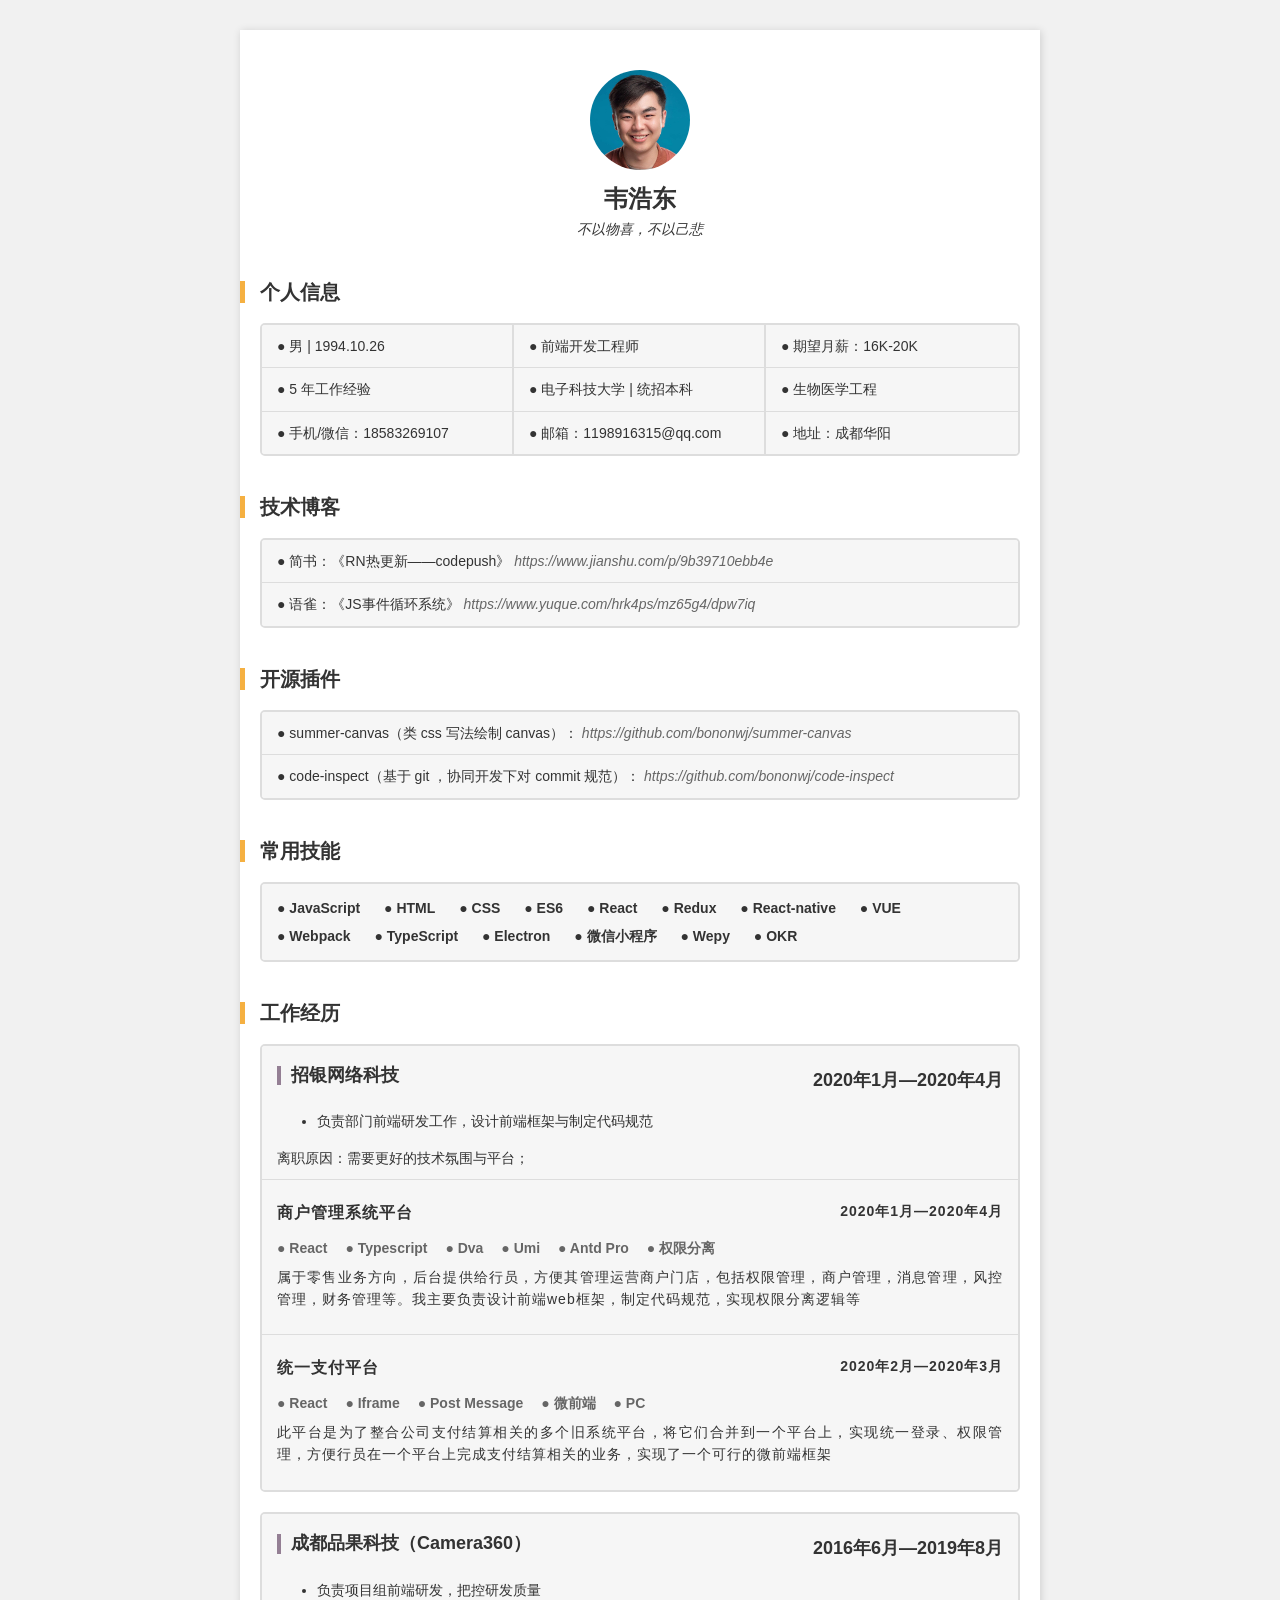
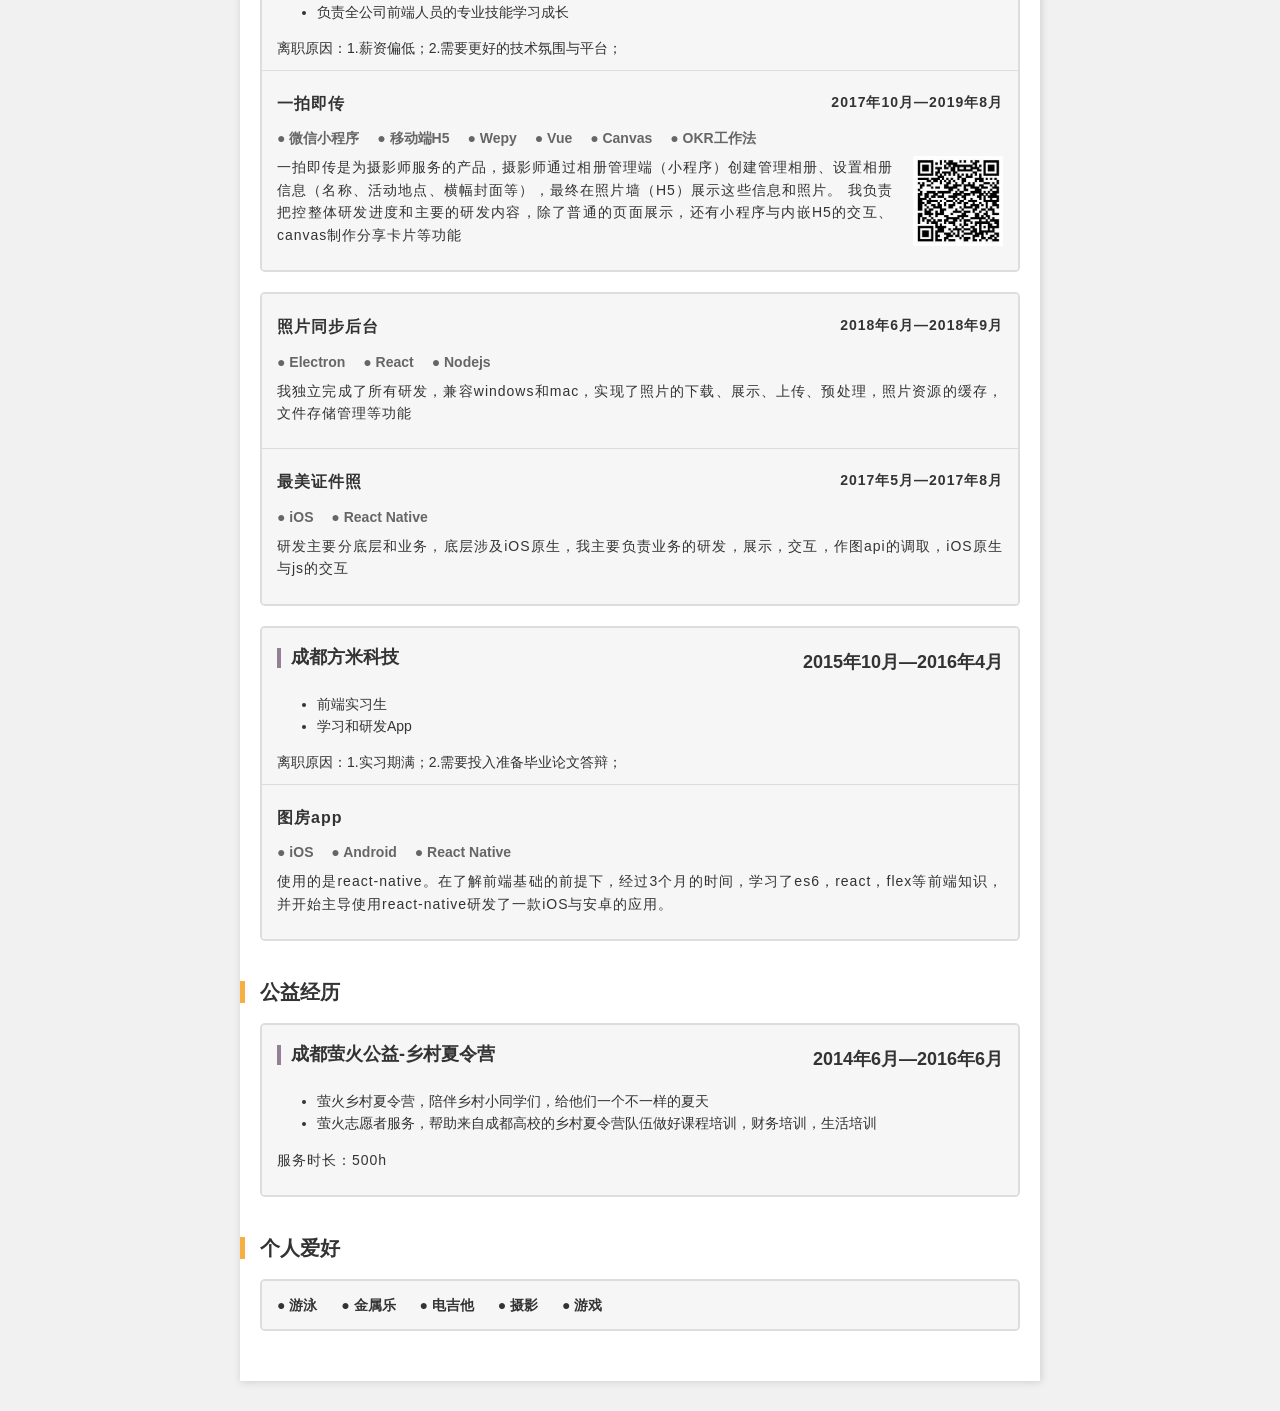
<file: index.html>
<!DOCTYPE html>
<!-- saved from url=(0043)https://nzbin.github.io/resume-boilerplate/ -->
<html class="no-js" lang="">

<head>
    <meta http-equiv="Content-Type" content="text/html; charset=UTF-8">

    <meta http-equiv="x-ua-compatible" content="ie=edge">
    <meta name="viewport" content="width=device-width, initial-scale=1, maximum-scale=1, user-scalable=no">
    <meta name="description" content="">
    <title>韦浩东-前端开发-5年</title>
    <link href="https://cdn.bootcss.com/font-awesome/4.7.0/fonts/fontawesome-webfont.svg">
    <link rel="stylesheet" href="./resource/font-awesome.min.css">
    <link rel="stylesheet" href="./resource/snack.css">
    <link rel="stylesheet" href="./resource/snack-helper.css">
    <style>
        html,
        body {
            margin: 0;
            padding: 0;
            background-color: #ffffff;
            background-color: #f1f1f1;
        }
        
        * {
            line-height: 1.6;
        }
        
        .-col-4 {
            width: 33.33%;
            padding: 10px 15px;
        }
        
        .box p {
            clear: both;
        }
        
        .work-exp {
            page-break-inside: avoid;
        }
        
        .avatar {
            width: 100px;
            display: block;
            margin: auto;
        }
        
        .name {
            text-align: center;
            font-size: 24px;
            font-weight: bold;
            margin-top: 10px;
        }
        
        .tech {
            display: inline-block;
            margin-right: 20px;
            line-height: 2;
            font-weight: bold;
        }

        .tech-keys {
            margin-top: -8px;
            margin-bottom: -10px;
        }
        .tech-keys .tech {
            margin-right: 14px;
            color: #666666;
        }
        
        .exam {
            width: 90px;
            float: right;
            margin-left: 20px;
        }
        
        .time {
            float: right;
        }
        
        .page {
            max-width: 800px;
            padding: 30px 20px;
            margin: 30px auto;
            box-shadow: 1px 1px 8px rgba(0, 0, 0, .15);
            background-color: #fff;
        }
        
        a {
            color: #7B68EE;
        }
        
        section {
            margin-top: 40px;
        }
        
        p {
            letter-spacing: 1px;
            text-align: justify;
        }
        
        h1 {
            margin-left: -20px;
            padding-left: 15px;
            font-size: 28px;
            font-weight: bold;
            border-left: 5px solid #F5B041;
        }
        
        h4 {
            margin-top: 10px;
            margin-bottom: 25px;
            padding-left: 10px;
            border-left: 4px solid rgb(148, 127, 148);
            font-weight: bold;
        }
        
        h5 {
            margin-top: 10px;
            margin-bottom: 15px;
            font-weight: bold;
        }
        
        .border {
            position: relative;
        }
        
        .border:before {
            content: '';
            position: absolute;
            top: 0;
            left: -2px;
            width: 2px;
            height: 100%;
            background: #ddd;
            border-left: 2px solid #ddd !important;
        }
        
        section a {
            color: #666;
            /* color: #7B68EE; */
            /* font-weight: bold; */
            font-style: italic;
        }
        
        section a:hover {
            color: #333;
            text-decoration: underline;
        }
        .m-t-0 {
            font-size: 16px;
        }
        .m-t-0 .time {
            font-size: 14px;
        }
    </style>
</head>

<body class="">
    <!--[if lt IE 9]>
    <p class="browserupgrade">You are using an <strong>outdated</strong> browser. Please <a href="http://browsehappy.com/">upgrade your browser</a> to improve your experience.</p>
  <![endif]-->

    <main class="page">
        <section style="margin-top: 10px;">
            <!-- <h1 class="resume-title">简历</h1> -->
            <img src="./resource/avatar.jpg" alt="" class="avatar">
            <div class="name">韦浩东</div>
            <div style="text-align: center;"><i>不以物喜，不以己悲</i></div>
        </section>
        <section>
            <h1 class="f-s-20 f-w-900 m-b-20">个人信息</h1>
            <div class="boxes default m-b-20">
                <div class="box bg-gray-lightest p-t-0 p-b-0">
                    <div class="row">
                        <div class="-col-4">● 男 | 1994.10.26</div>
                        <div class="-col-4 border">● 前端开发工程师</div>
                        <div class="-col-4 border">● 期望月薪：16K-20K</div>
                    </div>
                </div>
                <div class="box bg-gray-lightest p-t-0 p-b-0">
                    <div class="row">
                        <div class="-col-4">● 5 年工作经验</div>
                        <div class="-col-4 border">● 电子科技大学 | 统招本科</div>
                        <div class="-col-4 border">● 生物医学工程</div>
                    </div>
                </div>
                <!-- </div>
        </section>
        <section>
            <h1 class="f-s-20 f-w-900 m-b-20">联系方式</h1>
            <div class="boxes default m-b-20"> -->
                <div class="box bg-gray-lightest p-t-0 p-b-0">
                    <div class="row">
                        <div class="-col-4">● 手机/微信：18583269107</div>
                        <div class="-col-4 border">● 邮箱：1198916315@qq.com</div>
                        <div class="-col-4 border">● 地址：成都华阳</div>
                    </div>
                </div>
            </div>
        </section>

        <section>
            <h1 class="f-s-20 f-w-900 m-b-20">技术博客</h1>
            <div class="boxes default m-b-20">
                <div class="box bg-gray-lightest">
                    ● 简书：《RN热更新——codepush》
                    <a href="https://www.jianshu.com/p/9b39710ebb4e" target="_blank">https://www.jianshu.com/p/9b39710ebb4e</a>
                </div>
                <div class="box bg-gray-lightest">
                    ● 语雀：《JS事件循环系统》
                    <a href="https://www.yuque.com/hrk4ps/mz65g4/dpw7iq" target="_blank">https://www.yuque.com/hrk4ps/mz65g4/dpw7iq</a>
                </div>
            </div>
        </section>

        <section>
            <h1 class="f-s-20 f-w-900 m-b-20">开源插件</h1>
            <div class="boxes default m-b-20">
                <div class="box bg-gray-lightest">
                    ● summer-canvas（类 css 写法绘制 canvas）：
                    <a href="https://github.com/bononwj/summer-canvas" target="_blank">https://github.com/bononwj/summer-canvas</a>
                </div>
                <div class="box bg-gray-lightest">
                    ● code-inspect（基于 git ，协同开发下对 commit 规范）：
                    <a href="https://github.com/bononwj/code-inspect" target="_blank">https://github.com/bononwj/code-inspect</a>
                </div>
            </div>
        </section>

        <section>
            <h1 class="f-s-20 f-w-900 m-b-20">常用技能</h1>
            <div class="boxes default m-b-20">
                <div class="box bg-gray-lightest">
                    <span class="tech">● JavaScript</span>
                    <span class="tech">● HTML</span>
                    <span class="tech">● CSS</span>
                    <span class="tech">● ES6</span>
                    <span class="tech">● React</span>
                    <span class="tech">● Redux</span>
                    <span class="tech">● React-native</span>
                    <span class="tech">● VUE</span>
                    <span class="tech">● Webpack</span>
                    <span class="tech">● TypeScript</span>
                    <span class="tech">● Electron</span>
                    <span class="tech">● 微信小程序</span>
                    <span class="tech">● Wepy</span>
                    <span class="tech">● OKR</span>
                </div>
            </div>
        </section>

        <!-- <section>
            <h1 class="f-s-20 f-w-900 m-b-20">技术优势</h1>
            <div class="boxes default m-b-20">
                <div class="box bg-gray-lightest">
                    ● 编写更加合理的 HTML 以及规范化的 CSS
                </div>
                <div class="box bg-gray-lightest">
                    ● UI 框架以及响应式设计的深入理解
                </div>
                <div class="box bg-gray-lightest">
                    ● 插件设计及编写（以 JS / jQuery 业务插件为主）
                </div>
                <div class="box bg-gray-lightest">
                    ● 兴趣广泛，略懂后端，可以写点 PHP 和 Node
                </div>
            </div>
        </section> -->

        <section>
            <h1 class="f-s-20 f-w-900 m-b-20 work-exp" style="page-break-before: left;">工作经历</h1>
            <div class="boxes default m-b-20">
                <div class="box bg-gray-lightest">
                    <h4>招银网络科技<span class="time">2020年1月—2020年4月</span></h4>
                        <ul>
                            <li>负责部门前端研发工作，设计前端框架与制定代码规范</li>
                        </ul>
                    <div class="reason">离职原因：需要更好的技术氛围与平台；</div>
                </div>
                <div class="box bg-gray-lightest">
                    <h5>
                        <p class="m-t-0">商户管理系统平台<span class="time">2020年1月—2020年4月</span></p>
                    </h5>
                    <div class="tech-keys">
                        <span class="tech">● React</span>
                        <span class="tech">● Typescript</span>
                        <span class="tech">● Dva</span>
                        <span class="tech">● Umi</span>
                        <span class="tech">● Antd Pro</span>
                        <span class="tech">● 权限分离</span>
                    </div>
                    <p>
                        属于零售业务方向，后台提供给行员，方便其管理运营商户门店，包括权限管理，商户管理，消息管理，风控管理，财务管理等。我主要负责设计前端web框架，制定代码规范，实现权限分离逻辑等
                    </p>
                </div>
                <div class="box bg-gray-lightest">
                    <h5>
                        <p class="m-t-0">统一支付平台<span class="time">2020年2月—2020年3月</span></p>
                    </h5>
                    <div class="tech-keys">
                        <span class="tech">● React</span>
                        <span class="tech">● Iframe</span>
                        <span class="tech">● Post Message</span>
                        <span class="tech">● 微前端</span>
                        <span class="tech">● PC</span>
                    </div>
                    <p>
                        <span class="text-img">
                            此平台是为了整合公司支付结算相关的多个旧系统平台，将它们合并到一个平台上，实现统一登录、权限管理，方便行员在一个平台上完成支付结算相关的业务，实现了一个可行的微前端框架
                        </span>
                    </p>
                </div>
            </div>
            <div class="boxes default m-b-20">
                <div class="box bg-gray-lightest">
                    <h4>成都品果科技（Camera360）<span class="time">2016年6月—2019年8月</span></h4>
                        <ul>
                            <li>负责项目组前端研发，把控研发质量</li>
                            <!-- <li>负责协调项目组内前端资源，合理安排每位前端人员</li> -->
                            <li>负责全公司前端人员的专业技能学习成长</li>
                        </ul>
                    <div class="reason">离职原因：1.薪资偏低；2.需要更好的技术氛围与平台；</div>
                </div>
                <!-- <div class="box bg-gray-lightest">
                    <h5>
                        <p class="m-t-0">To-Be-T3-前端成长计划<span class="time">2019年5月—2019年8月</span></p>
                    </h5>
                    <div class="tech-keys">
                        <span class="tech">● 学习成长</span>
                    </div>
                    <p>
                        为了提高所有前端同学专业能力，达到公司的T3水平（中高级研发），我主导大家开展了这个计划，并制定学习大纲，学习流程、要求，安排开展学习。通过ppt演讲分享，大家一起讨论学习，并将分享内容形成文档
                        <div style="margin-top: -10px;">
                            <a href="https://www.yuque.com/hrk4ps/mz65g4">前端知识体系：https://www.yuque.com/hrk4ps/mz65g4</a>
                        </div>
                    </p>
                </div> -->
                <div class="box bg-gray-lightest">
                    <h5>
                        <p class="m-t-0">一拍即传<span class="time">2017年10月—2019年8月</span></p>
                    </h5>
                    <div class="tech-keys">
                        <span class="tech">● 微信小程序</span>
                        <span class="tech">● 移动端H5</span>
                        <span class="tech">● Wepy</span>
                        <span class="tech">● Vue</span>
                        <span class="tech">● Canvas</span>
                        <span class="tech">● OKR工作法</span>
                    </div>
                    <p>
                        <img class="exam" src="./resource/exam.png" alt="">
                        <span class="text-img">
                            一拍即传是为摄影师服务的产品，摄影师通过相册管理端（小程序）创建管理相册、设置相册信息（名称、活动地点、横幅封面等），最终在照片墙（H5）展示这些信息和照片。 我负责把控整体研发进度和主要的研发内容，除了普通的页面展示，还有小程序与内嵌H5的交互、canvas制作分享卡片等功能
                        </span>
                    </p>
                </div>
            </div>
            <div class="boxes default m-b-20">
                <div class="box bg-gray-lightest" style="page-break-before: left;">
                    <h5>
                        <p class="m-t-0">照片同步后台<span class="time">2018年6月—2018年9月</span></p>
                    </h5>
                    <div class="tech-keys">
                        <span class="tech">● Electron</span>
                        <span class="tech">● React</span>
                        <span class="tech">● Nodejs</span>
                    </div>
                    <p>
                        我独立完成了所有研发，兼容windows和mac，实现了照片的下载、展示、上传、预处理，照片资源的缓存，文件存储管理等功能
                    </p>
                </div>
                <div class="box bg-gray-lightest">
                    <h5>
                        <p class="m-t-0">最美证件照<span class="time">2017年5月—2017年8月</span></p>
                    </h5>
                    <div class="tech-keys">
                        <span class="tech">● iOS</span>
                        <span class="tech">● React Native</span>
                    </div>
                    <p>
                        研发主要分底层和业务，底层涉及iOS原生，我主要负责业务的研发，展示，交互，作图api的调取，iOS原生与js的交互
                    </p>
                </div>
            </div>
            <div class="boxes default m-b-20">
                <div class="box bg-gray-lightest">
                    <h4>成都方米科技<span class="time">2015年10月—2016年4月</span></h4>
                        <ul>
                            <li>前端实习生</li>
                            <li>学习和研发App</li>
                        </ul>
                    <div class="reason">离职原因：1.实习期满；2.需要投入准备毕业论文答辩；</div>
                </div>
                <div class="box bg-gray-lightest">
                    <h5>
                        <p class="m-t-0">图房app</p>
                    </h5>
                    <div class="tech-keys">
                        <span class="tech">● iOS</span>
                        <span class="tech">● Android</span>
                        <span class="tech">● React Native</span>
                    </div>
                    <p>
                        使用的是react-native。在了解前端基础的前提下，经过3个月的时间，学习了es6，react，flex等前端知识，并开始主导使用react-native研发了一款iOS与安卓的应用。
                    </p>
                </div>
            </div>
        </section>
        <section>
            <h1 class="f-s-20 f-w-900 m-b-20">公益经历</h1>
            <div class="boxes default m-b-20">
                <div class="box bg-gray-lightest">
                    <h4>成都萤火公益-乡村夏令营<span class="time">2014年6月—2016年6月</span></h4>
                        <ul>
                            <li>萤火乡村夏令营，陪伴乡村小同学们，给他们一个不一样的夏天</li>
                            <li>萤火志愿者服务，帮助来自成都高校的乡村夏令营队伍做好课程培训，财务培训，生活培训</li>
                        </ul>
                    <p>服务时长：500h</p>
                </div>
            </div>
        </section>

        <section>
            <h1 class="f-s-20 f-w-900 m-b-20">个人爱好</h1>
            <div class="boxes default m-b-20">
                <div class="box bg-gray-lightest">
                    <span class="tech">● 游泳</span>
                    <span class="tech">● 金属乐</span>
                    <span class="tech">● 电吉他</span>
                    <span class="tech">● 摄影</span>
                    <span class="tech">● 游戏</span>
                </div>
            </div>
        </section>

        <!-- <section>
            <h1 class="f-s-20 f-w-900 m-b-20">个人总结</h1>
            <div class="boxes default m-b-20">
                <div class="box bg-gray-lightest">
                    <p>学习前端已经快四年了，最开始的半年是边实习边入门了前端，毕业时就入职了Camera360，直到今年（2019年）8月。在此三年中，并没有把前端深入学习得很透彻，因为大部分时间局限在业务上，本身也是为了将项目做好，投入了更多的时间在业务上。但因为公司的业务策略原因，离开了公司，这对于我来说算是另一个机会，让我可以去锤炼我的技术，锻炼我的其他能力，了解其他行业。其中技术是最重要的，对于我个人来说，不管以后我是想做技术专家，技术管理，创业，技术是最基础的，就如习主席也是从基层做起的；对于社会来说，没有技术，就没有工业革命，就没有航空航天，没有计算机智能手机，没有互联网。而现如今互联网作为工具，推动着各种传统行业的进步，使人类文明向前发展着。作为一名开发人员，充满着使命感，期望做点有社会价值的事情。</p>
                </div>
            </div>
        </section> -->
    </main>

</body>

</html>
</file>
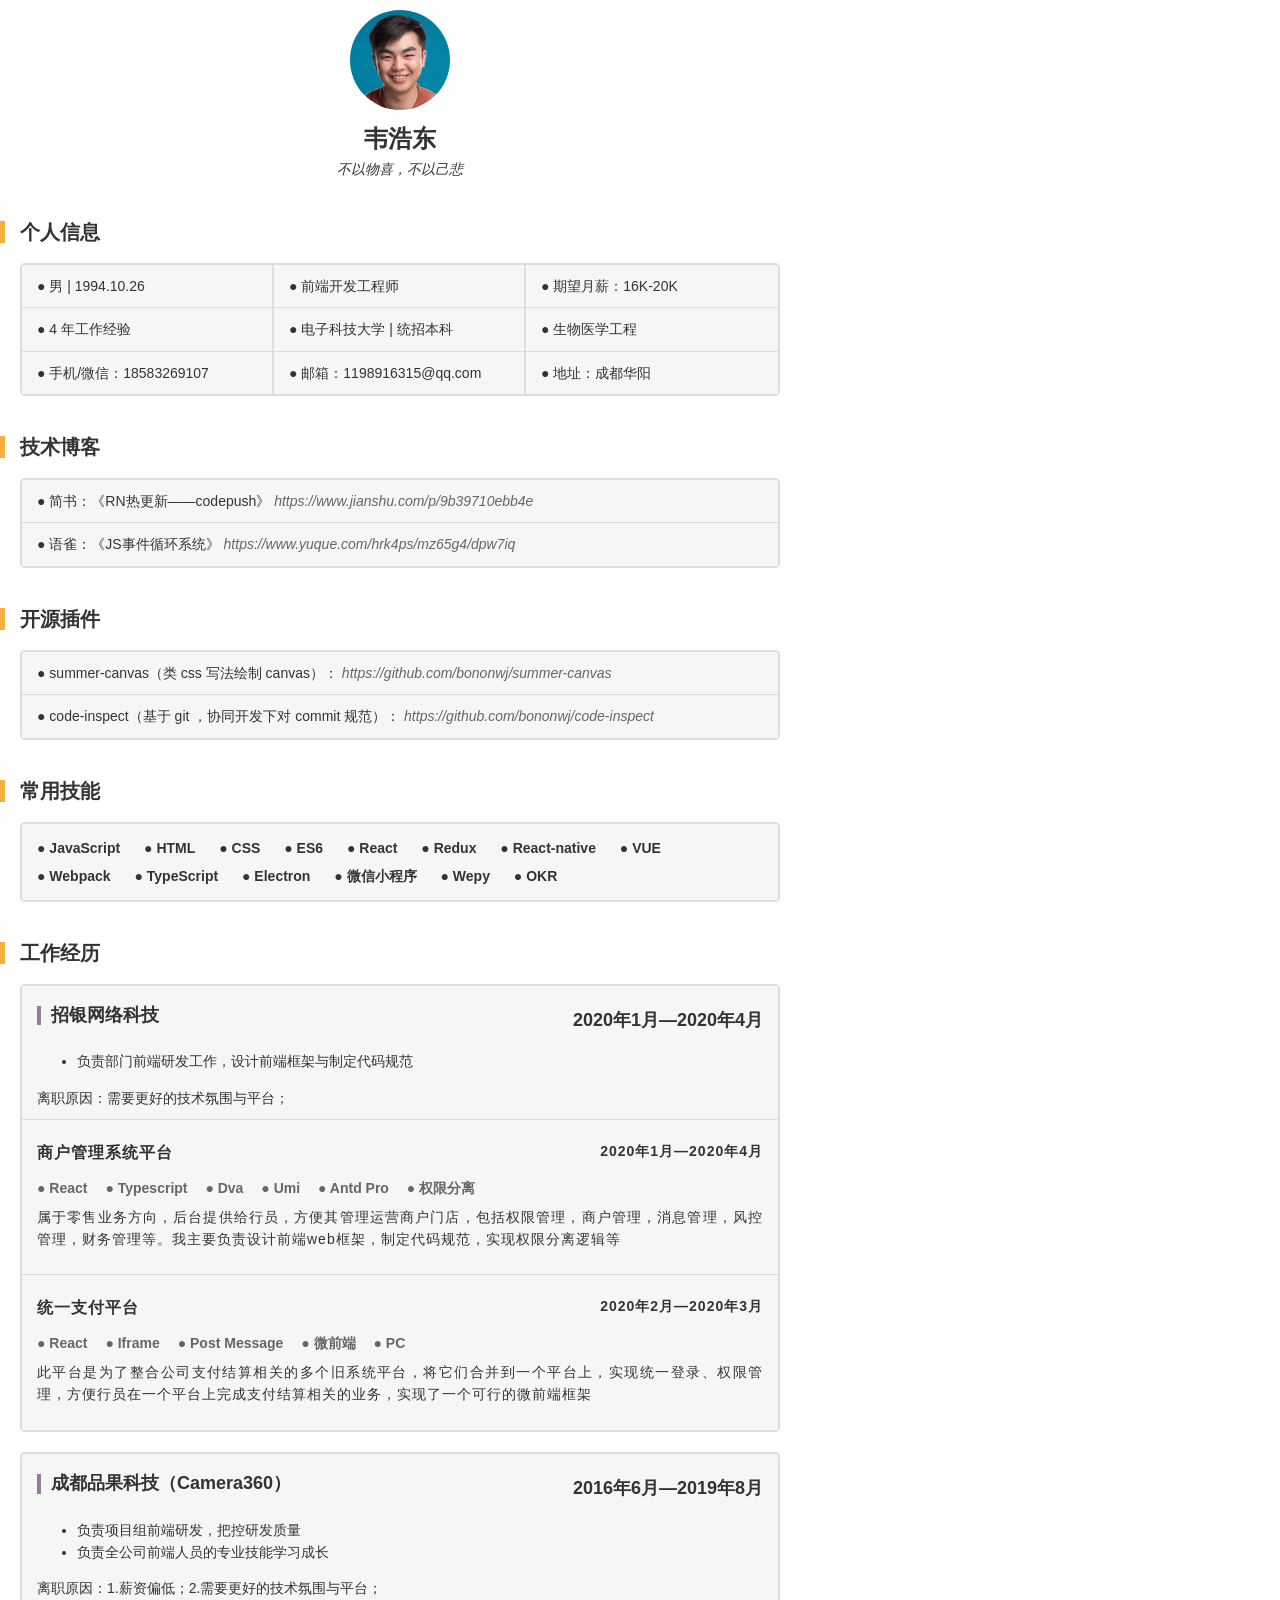
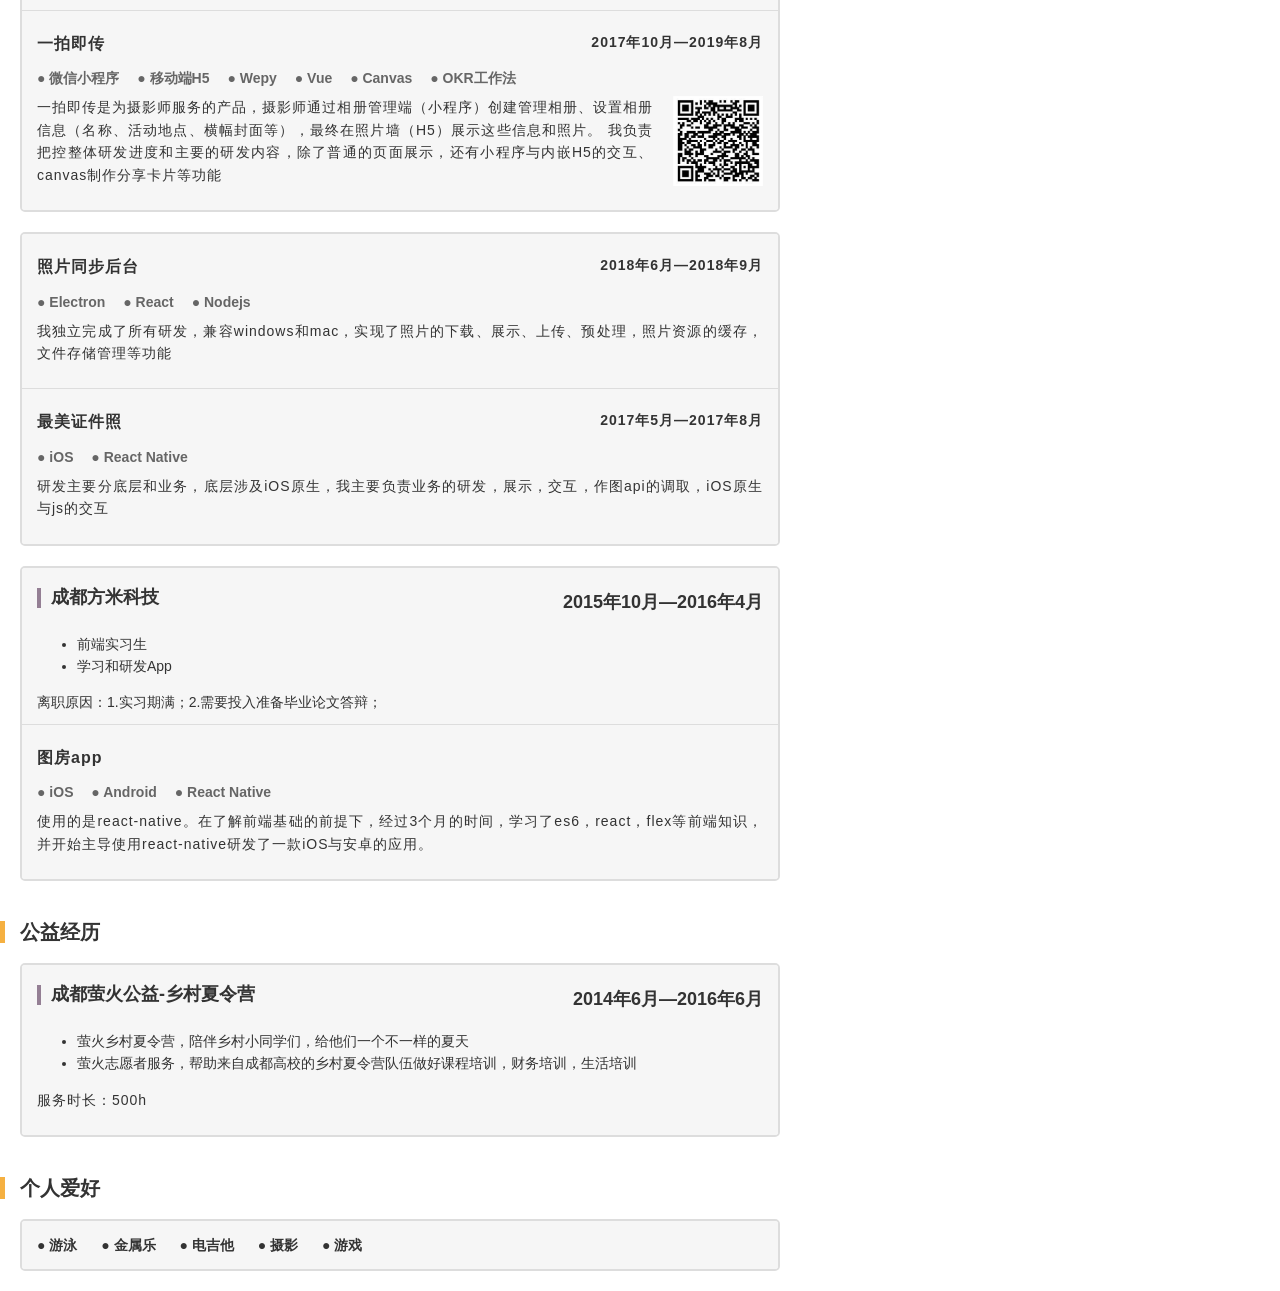
<file: Resume.html>
<!DOCTYPE html>
<!-- saved from url=(0043)https://nzbin.github.io/resume-boilerplate/ -->
<html class="no-js" lang="">

<head>
    <meta http-equiv="Content-Type" content="text/html; charset=UTF-8">

    <meta http-equiv="x-ua-compatible" content="ie=edge">
    <meta name="viewport" content="width=device-width, initial-scale=1, maximum-scale=1, user-scalable=no">
    <meta name="description" content="">
    <title>韦浩东-前端开发-4年</title>
    <link href="https://cdn.bootcss.com/font-awesome/4.7.0/fonts/fontawesome-webfont.svg">
    <link rel="stylesheet" href="./resource/font-awesome.min.css">
    <link rel="stylesheet" href="./resource/snack.css">
    <link rel="stylesheet" href="./resource/snack-helper.css">
    <style>
        html,
        body {
            margin: 0;
            padding: 0;
            background-color: #ffffff;
        }
        
        * {
            line-height: 1.6;
        }
        
        .-col-4 {
            width: 33.33%;
            padding: 10px 15px;
        }
        
        .box p {
            clear: both;
        }
        
        .work-exp {
            page-break-inside: avoid;
        }
        
        .avatar {
            width: 100px;
            display: block;
            margin: auto;
        }
        
        .name {
            text-align: center;
            font-size: 24px;
            font-weight: bold;
            margin-top: 10px;
        }
        
        .tech {
            display: inline-block;
            margin-right: 20px;
            line-height: 2;
            font-weight: bold;
        }

        .tech-keys {
            margin-top: -8px;
            margin-bottom: -10px;
        }
        .tech-keys .tech {
            margin-right: 14px;
            color: #666666;
        }
        
        .exam {
            width: 90px;
            float: right;
            margin-left: 20px;
        }
        
        .time {
            float: right;
        }
        
        .page {
            max-width: 800px;
            padding: 0 20px;
            /* box-shadow: 1px 1px 8px rgba(0, 0, 0, .15); */
            background-color: #fff;
        }
        
        a {
            color: #7B68EE;
        }
        
        section {
            margin-top: 40px;
        }
        
        p {
            letter-spacing: 1px;
            text-align: justify;
        }
        
        h1 {
            margin-left: -20px;
            padding-left: 15px;
            font-size: 28px;
            font-weight: bold;
            border-left: 5px solid #F5B041;
        }
        
        h4 {
            margin-top: 10px;
            margin-bottom: 25px;
            padding-left: 10px;
            border-left: 4px solid rgb(148, 127, 148);
            font-weight: bold;
        }
        
        h5 {
            margin-top: 10px;
            margin-bottom: 15px;
            font-weight: bold;
        }
        
        .border {
            position: relative;
        }
        
        .border:before {
            content: '';
            position: absolute;
            top: 0;
            left: -2px;
            width: 2px;
            height: 100%;
            background: #ddd;
            border-left: 2px solid #ddd !important;
        }
        
        section a {
            color: #666;
            /* color: #7B68EE; */
            /* font-weight: bold; */
            font-style: italic;
        }
        
        section a:hover {
            color: #333;
            text-decoration: underline;
        }
        .m-t-0 {
            font-size: 16px;
        }
        .m-t-0 .time {
            font-size: 14px;
        }
    </style>
</head>

<body class="">
    <!--[if lt IE 9]>
    <p class="browserupgrade">You are using an <strong>outdated</strong> browser. Please <a href="http://browsehappy.com/">upgrade your browser</a> to improve your experience.</p>
  <![endif]-->

    <main class="page">
        <section style="margin-top: 10px;">
            <!-- <h1 class="resume-title">简历</h1> -->
            <img src="./resource/avatar.jpg" alt="" class="avatar">
            <div class="name">韦浩东</div>
            <div style="text-align: center;"><i>不以物喜，不以己悲</i></div>
        </section>
        <section>
            <h1 class="f-s-20 f-w-900 m-b-20">个人信息</h1>
            <div class="boxes default m-b-20">
                <div class="box bg-gray-lightest p-t-0 p-b-0">
                    <div class="row">
                        <div class="-col-4">● 男 | 1994.10.26</div>
                        <div class="-col-4 border">● 前端开发工程师</div>
                        <div class="-col-4 border">● 期望月薪：16K-20K</div>
                    </div>
                </div>
                <div class="box bg-gray-lightest p-t-0 p-b-0">
                    <div class="row">
                        <div class="-col-4">● 4 年工作经验</div>
                        <div class="-col-4 border">● 电子科技大学 | 统招本科</div>
                        <div class="-col-4 border">● 生物医学工程</div>
                    </div>
                </div>
                <!-- </div>
        </section>
        <section>
            <h1 class="f-s-20 f-w-900 m-b-20">联系方式</h1>
            <div class="boxes default m-b-20"> -->
                <div class="box bg-gray-lightest p-t-0 p-b-0">
                    <div class="row">
                        <div class="-col-4">● 手机/微信：18583269107</div>
                        <div class="-col-4 border">● 邮箱：1198916315@qq.com</div>
                        <div class="-col-4 border">● 地址：成都华阳</div>
                    </div>
                </div>
            </div>
        </section>

        <section>
            <h1 class="f-s-20 f-w-900 m-b-20">技术博客</h1>
            <div class="boxes default m-b-20">
                <div class="box bg-gray-lightest">
                    ● 简书：《RN热更新——codepush》
                    <a href="https://www.jianshu.com/p/9b39710ebb4e" target="_blank">https://www.jianshu.com/p/9b39710ebb4e</a>
                </div>
                <div class="box bg-gray-lightest">
                    ● 语雀：《JS事件循环系统》
                    <a href="https://www.yuque.com/hrk4ps/mz65g4/dpw7iq" target="_blank">https://www.yuque.com/hrk4ps/mz65g4/dpw7iq</a>
                </div>
            </div>
        </section>

        <section>
            <h1 class="f-s-20 f-w-900 m-b-20">开源插件</h1>
            <div class="boxes default m-b-20">
                <div class="box bg-gray-lightest">
                    ● summer-canvas（类 css 写法绘制 canvas）：
                    <a href="https://github.com/bononwj/summer-canvas" target="_blank">https://github.com/bononwj/summer-canvas</a>
                </div>
                <div class="box bg-gray-lightest">
                    ● code-inspect（基于 git ，协同开发下对 commit 规范）：
                    <a href="https://github.com/bononwj/code-inspect" target="_blank">https://github.com/bononwj/code-inspect</a>
                </div>
            </div>
        </section>

        <section>
            <h1 class="f-s-20 f-w-900 m-b-20">常用技能</h1>
            <div class="boxes default m-b-20">
                <div class="box bg-gray-lightest">
                    <span class="tech">● JavaScript</span>
                    <span class="tech">● HTML</span>
                    <span class="tech">● CSS</span>
                    <span class="tech">● ES6</span>
                    <span class="tech">● React</span>
                    <span class="tech">● Redux</span>
                    <span class="tech">● React-native</span>
                    <span class="tech">● VUE</span>
                    <span class="tech">● Webpack</span>
                    <span class="tech">● TypeScript</span>
                    <span class="tech">● Electron</span>
                    <span class="tech">● 微信小程序</span>
                    <span class="tech">● Wepy</span>
                    <span class="tech">● OKR</span>
                </div>
            </div>
        </section>

        <!-- <section>
            <h1 class="f-s-20 f-w-900 m-b-20">技术优势</h1>
            <div class="boxes default m-b-20">
                <div class="box bg-gray-lightest">
                    ● 编写更加合理的 HTML 以及规范化的 CSS
                </div>
                <div class="box bg-gray-lightest">
                    ● UI 框架以及响应式设计的深入理解
                </div>
                <div class="box bg-gray-lightest">
                    ● 插件设计及编写（以 JS / jQuery 业务插件为主）
                </div>
                <div class="box bg-gray-lightest">
                    ● 兴趣广泛，略懂后端，可以写点 PHP 和 Node
                </div>
            </div>
        </section> -->

        <section>
            <h1 class="f-s-20 f-w-900 m-b-20 work-exp" style="page-break-before: left;">工作经历</h1>
            <div class="boxes default m-b-20">
                <div class="box bg-gray-lightest">
                    <h4>招银网络科技<span class="time">2020年1月—2020年4月</span></h4>
                        <ul>
                            <li>负责部门前端研发工作，设计前端框架与制定代码规范</li>
                        </ul>
                    <div class="reason">离职原因：需要更好的技术氛围与平台；</div>
                </div>
                <div class="box bg-gray-lightest">
                    <h5>
                        <p class="m-t-0">商户管理系统平台<span class="time">2020年1月—2020年4月</span></p>
                    </h5>
                    <div class="tech-keys">
                        <span class="tech">● React</span>
                        <span class="tech">● Typescript</span>
                        <span class="tech">● Dva</span>
                        <span class="tech">● Umi</span>
                        <span class="tech">● Antd Pro</span>
                        <span class="tech">● 权限分离</span>
                    </div>
                    <p>
                        属于零售业务方向，后台提供给行员，方便其管理运营商户门店，包括权限管理，商户管理，消息管理，风控管理，财务管理等。我主要负责设计前端web框架，制定代码规范，实现权限分离逻辑等
                    </p>
                </div>
                <div class="box bg-gray-lightest">
                    <h5>
                        <p class="m-t-0">统一支付平台<span class="time">2020年2月—2020年3月</span></p>
                    </h5>
                    <div class="tech-keys">
                        <span class="tech">● React</span>
                        <span class="tech">● Iframe</span>
                        <span class="tech">● Post Message</span>
                        <span class="tech">● 微前端</span>
                        <span class="tech">● PC</span>
                    </div>
                    <p>
                        <span class="text-img">
                            此平台是为了整合公司支付结算相关的多个旧系统平台，将它们合并到一个平台上，实现统一登录、权限管理，方便行员在一个平台上完成支付结算相关的业务，实现了一个可行的微前端框架
                        </span>
                    </p>
                </div>
            </div>
            <div class="boxes default m-b-20">
                <div class="box bg-gray-lightest">
                    <h4>成都品果科技（Camera360）<span class="time">2016年6月—2019年8月</span></h4>
                        <ul>
                            <li>负责项目组前端研发，把控研发质量</li>
                            <!-- <li>负责协调项目组内前端资源，合理安排每位前端人员</li> -->
                            <li>负责全公司前端人员的专业技能学习成长</li>
                        </ul>
                    <div class="reason">离职原因：1.薪资偏低；2.需要更好的技术氛围与平台；</div>
                </div>
                <!-- <div class="box bg-gray-lightest">
                    <h5>
                        <p class="m-t-0">To-Be-T3-前端成长计划<span class="time">2019年5月—2019年8月</span></p>
                    </h5>
                    <div class="tech-keys">
                        <span class="tech">● 学习成长</span>
                    </div>
                    <p>
                        为了提高所有前端同学专业能力，达到公司的T3水平（中高级研发），我主导大家开展了这个计划，并制定学习大纲，学习流程、要求，安排开展学习。通过ppt演讲分享，大家一起讨论学习，并将分享内容形成文档
                        <div style="margin-top: -10px;">
                            <a href="https://www.yuque.com/hrk4ps/mz65g4">前端知识体系：https://www.yuque.com/hrk4ps/mz65g4</a>
                        </div>
                    </p>
                </div> -->
                <div class="box bg-gray-lightest">
                    <h5>
                        <p class="m-t-0">一拍即传<span class="time">2017年10月—2019年8月</span></p>
                    </h5>
                    <div class="tech-keys">
                        <span class="tech">● 微信小程序</span>
                        <span class="tech">● 移动端H5</span>
                        <span class="tech">● Wepy</span>
                        <span class="tech">● Vue</span>
                        <span class="tech">● Canvas</span>
                        <span class="tech">● OKR工作法</span>
                    </div>
                    <p>
                        <img class="exam" src="./resource/exam.png" alt="">
                        <span class="text-img">
                            一拍即传是为摄影师服务的产品，摄影师通过相册管理端（小程序）创建管理相册、设置相册信息（名称、活动地点、横幅封面等），最终在照片墙（H5）展示这些信息和照片。 我负责把控整体研发进度和主要的研发内容，除了普通的页面展示，还有小程序与内嵌H5的交互、canvas制作分享卡片等功能
                        </span>
                    </p>
                </div>
            </div>
            <div class="boxes default m-b-20">
                <div class="box bg-gray-lightest" style="page-break-before: left;">
                    <h5>
                        <p class="m-t-0">照片同步后台<span class="time">2018年6月—2018年9月</span></p>
                    </h5>
                    <div class="tech-keys">
                        <span class="tech">● Electron</span>
                        <span class="tech">● React</span>
                        <span class="tech">● Nodejs</span>
                    </div>
                    <p>
                        我独立完成了所有研发，兼容windows和mac，实现了照片的下载、展示、上传、预处理，照片资源的缓存，文件存储管理等功能
                    </p>
                </div>
                <div class="box bg-gray-lightest">
                    <h5>
                        <p class="m-t-0">最美证件照<span class="time">2017年5月—2017年8月</span></p>
                    </h5>
                    <div class="tech-keys">
                        <span class="tech">● iOS</span>
                        <span class="tech">● React Native</span>
                    </div>
                    <p>
                        研发主要分底层和业务，底层涉及iOS原生，我主要负责业务的研发，展示，交互，作图api的调取，iOS原生与js的交互
                    </p>
                </div>
            </div>
            <div class="boxes default m-b-20">
                <div class="box bg-gray-lightest">
                    <h4>成都方米科技<span class="time">2015年10月—2016年4月</span></h4>
                        <ul>
                            <li>前端实习生</li>
                            <li>学习和研发App</li>
                        </ul>
                    <div class="reason">离职原因：1.实习期满；2.需要投入准备毕业论文答辩；</div>
                </div>
                <div class="box bg-gray-lightest">
                    <h5>
                        <p class="m-t-0">图房app</p>
                    </h5>
                    <div class="tech-keys">
                        <span class="tech">● iOS</span>
                        <span class="tech">● Android</span>
                        <span class="tech">● React Native</span>
                    </div>
                    <p>
                        使用的是react-native。在了解前端基础的前提下，经过3个月的时间，学习了es6，react，flex等前端知识，并开始主导使用react-native研发了一款iOS与安卓的应用。
                    </p>
                </div>
            </div>
        </section>
        <section>
            <h1 class="f-s-20 f-w-900 m-b-20">公益经历</h1>
            <div class="boxes default m-b-20">
                <div class="box bg-gray-lightest">
                    <h4>成都萤火公益-乡村夏令营<span class="time">2014年6月—2016年6月</span></h4>
                        <ul>
                            <li>萤火乡村夏令营，陪伴乡村小同学们，给他们一个不一样的夏天</li>
                            <li>萤火志愿者服务，帮助来自成都高校的乡村夏令营队伍做好课程培训，财务培训，生活培训</li>
                        </ul>
                    <p>服务时长：500h</p>
                </div>
            </div>
        </section>

        <section>
            <h1 class="f-s-20 f-w-900 m-b-20">个人爱好</h1>
            <div class="boxes default m-b-20">
                <div class="box bg-gray-lightest">
                    <span class="tech">● 游泳</span>
                    <span class="tech">● 金属乐</span>
                    <span class="tech">● 电吉他</span>
                    <span class="tech">● 摄影</span>
                    <span class="tech">● 游戏</span>
                </div>
            </div>
        </section>

        <!-- <section>
            <h1 class="f-s-20 f-w-900 m-b-20">个人总结</h1>
            <div class="boxes default m-b-20">
                <div class="box bg-gray-lightest">
                    <p>学习前端已经快四年了，最开始的半年是边实习边入门了前端，毕业时就入职了Camera360，直到今年（2019年）8月。在此三年中，并没有把前端深入学习得很透彻，因为大部分时间局限在业务上，本身也是为了将项目做好，投入了更多的时间在业务上。但因为公司的业务策略原因，离开了公司，这对于我来说算是另一个机会，让我可以去锤炼我的技术，锻炼我的其他能力，了解其他行业。其中技术是最重要的，对于我个人来说，不管以后我是想做技术专家，技术管理，创业，技术是最基础的，就如习主席也是从基层做起的；对于社会来说，没有技术，就没有工业革命，就没有航空航天，没有计算机智能手机，没有互联网。而现如今互联网作为工具，推动着各种传统行业的进步，使人类文明向前发展着。作为一名开发人员，充满着使命感，期望做点有社会价值的事情。</p>
                </div>
            </div>
        </section> -->
    </main>

</body>

</html>
</file>
<file: resource/snack.css>
/*!
 * snack.css - v2.0.0
 * A minimal CSS framework for web.
 * https://nzbin.github.io/snack/
 *
 * Copyright (c) 2017 nzbin
 * Released under MIT License
 */

html {
  font-family: sans-serif;
  line-height: 1.15;
  -ms-text-size-adjust: 100%;
  -webkit-text-size-adjust: 100%;
}

body {
  margin: 0;
}

article,
aside,
footer,
header,
nav,
section {
  display: block;
}

h1 {
  font-size: 2em;
  margin: .67em 0;
}

figcaption,
figure,
main {
  display: block;
}

figure {
  margin: 1em 40px;
}

hr {
  -webkit-box-sizing: content-box;
  box-sizing: content-box;
  height: 0;
  overflow: visible;
}

pre {
  font-family: monospace;
  font-size: 1em;
}

a {
  background-color: transparent;
  -webkit-text-decoration-skip: objects;
}

a:active,
a:hover {
  outline-width: 0;
}

abbr[title] {
  border-bottom: none;
  text-decoration: underline;
  -webkit-text-decoration: underline dotted;
  text-decoration: underline dotted;
}

b,
strong {
  font-weight: inherit;
  font-weight: bolder;
}

code,
kbd,
samp {
  font-family: monospace;
  font-size: 1em;
}

dfn {
  font-style: italic;
}

mark {
  background-color: #ff0;
  color: #000;
}

small {
  font-size: 80%;
}

sub,
sup {
  font-size: 75%;
  line-height: 0;
  position: relative;
  vertical-align: baseline;
}

sub {
  bottom: -.25em;
}

sup {
  top: -.5em;
}

audio,
video {
  display: inline-block;
}

audio:not([controls]) {
  display: none;
  height: 0;
}

img {
  border-style: none;
}

svg:not(:root) {
  overflow: hidden;
}

button,
input,
optgroup,
select,
textarea {
  font-family: sans-serif;
  font-size: 100%;
  line-height: 1.15;
  margin: 0;
}

button,
input {
  overflow: visible;
}

button,
select {
  text-transform: none;
}

button,
html [type="button"],
[type="reset"],
[type="submit"] {
  -webkit-appearance: button;
}

button::-moz-focus-inner,
[type="button"]::-moz-focus-inner,
[type="reset"]::-moz-focus-inner,
[type="submit"]::-moz-focus-inner {
  border-style: none;
  padding: 0;
}

button:-moz-focusring,
[type="button"]:-moz-focusring,
[type="reset"]:-moz-focusring,
[type="submit"]:-moz-focusring {
  outline: 1px dotted ButtonText;
}

fieldset {
  border: 1px solid #c0c0c0;
  margin: 0 2px;
  padding: .35em .625em .75em;
}

legend {
  -webkit-box-sizing: border-box;
  box-sizing: border-box;
  color: inherit;
  display: table;
  max-width: 100%;
  padding: 0;
  white-space: normal;
}

progress {
  display: inline-block;
  vertical-align: baseline;
}

textarea {
  overflow: auto;
}

[type="checkbox"],
[type="radio"] {
  -webkit-box-sizing: border-box;
  box-sizing: border-box;
  padding: 0;
}

[type="number"]::-webkit-inner-spin-button,
[type="number"]::-webkit-outer-spin-button {
  height: auto;
}

[type="search"] {
  -webkit-appearance: textfield;
  outline-offset: -2px;
}

[type="search"]::-webkit-search-cancel-button,
[type="search"]::-webkit-search-decoration {
  -webkit-appearance: none;
}

::-webkit-file-upload-button {
  -webkit-appearance: button;
  font: inherit;
}

details,
menu {
  display: block;
}

summary {
  display: list-item;
}

canvas {
  display: inline-block;
}

template {
  display: none;
}

[hidden] {
  display: none;
}

*,
*::before,
*::after {
  -webkit-box-sizing: inherit;
  box-sizing: inherit;
}

html {
  -webkit-box-sizing: border-box;
  box-sizing: border-box;
  font-size: 12px;
}

body {
  font-family: Helvetica, Arial, sans-serif;
  font-size: 14px;
  color: #333;
  line-height: 1.42858;
}

a {
  text-decoration: none;
  color: #348fe2;
}

code,
kbd,
pre,
samp {
  font-family: Menlo, Monaco, Consolas, "Courier New", monospace;
}

pre {
  display: block;
  font-size: 13px;
  line-height: 1.42858;
  color: #333;
  word-break: break-all;
  word-wrap: break-word;
  background-color: #f5f5f5;
  border: 1px solid #ccc;
  border-radius: 4px;
  overflow: auto;
}

code {
  padding: 2px 4px;
  font-size: 90%;
  color: #c7254e;
  background-color: #f9f2f4;
  border-radius: 3px;
}

kbd {
  padding: 2px 4px;
  font-size: 90%;
  color: #fff;
  background-color: #333;
  border-radius: 3px;
}

h1,
h2,
h3,
h4,
h5,
h6 {
  font-family: inherit;
  font-weight: 500;
  line-height: 1.1;
}

small,
.small {
  font-weight: 400;
  line-height: 1;
  color: #777;
  font-size: 65%;
}

h1 {
  font-size: 36px;
}

h2 {
  font-size: 30px;
}

h3 {
  font-size: 24px;
}

h4 {
  font-size: 18px;
}

h5 {
  font-size: 14px;
}

h6 {
  font-size: 12px;
}

hr {
  margin-top: 20px;
  margin-bottom: 20px;
  border: 0;
  border-top: 1px solid #eee;
}

.btn {
  display: inline-block;
  padding: 4px 12px;
  text-align: center;
  vertical-align: middle;
  line-height: 1.42858;
  font-size: 14px;
  border: 2px solid transparent;
  border-radius: 4px;
  cursor: pointer;
  outline: none;
}

.btn.default {
  color: #fff;
  background-color: #b6c2c9;
}

.btn.default:hover {
  background-color: #a7b6be;
}

.btn.default:focus {
  background-color: #a7b6be;
}

.btn.default:active {
  background-color: #a7b6be;
}

.btn.primary {
  color: #fff;
  background-color: #348fe2;
}

.btn.primary:hover {
  background-color: #2083dd;
}

.btn.primary:focus {
  background-color: #2083dd;
}

.btn.primary:active {
  background-color: #2083dd;
}

.btn.info {
  color: #fff;
  background-color: #49b6d6;
}

.btn.info:hover {
  background-color: #34aed1;
}

.btn.info:focus {
  background-color: #34aed1;
}

.btn.info:active {
  background-color: #34aed1;
}

.btn.success {
  color: #fff;
  background-color: #84b547;
}

.btn.success:hover {
  background-color: #77a340;
}

.btn.success:focus {
  background-color: #77a340;
}

.btn.success:active {
  background-color: #77a340;
}

.btn.danger {
  color: #fff;
  background-color: #ff5b57;
}

.btn.danger:hover {
  background-color: #ff423e;
}

.btn.danger:focus {
  background-color: #ff423e;
}

.btn.danger:active {
  background-color: #ff423e;
}

.btn.warning {
  color: #fff;
  background-color: #f59c1a;
}

.btn.warning:hover {
  background-color: #eb900a;
}

.btn.warning:focus {
  background-color: #eb900a;
}

.btn.warning:active {
  background-color: #eb900a;
}

.btn.inverted {
  color: #fff;
  background-color: #2d353c;
}

.btn.inverted:hover {
  background-color: #434f59;
}

.btn.inverted:focus {
  background-color: #434f59;
}

.btn.inverted:active {
  background-color: #434f59;
}

.btn.link {
  color: #348fe2;
  background-color: transparent;
  border-color: transparent;
}

.btn.link:hover {
  color: #1c75c7;
  text-decoration: underline;
  background-color: transparent;
}

.btn.link:focus {
  color: #1c75c7;
  text-decoration: underline;
  background-color: transparent;
}

.btn.link:active {
  color: #1c75c7;
  text-decoration: underline;
  background-color: transparent;
}

.btn.outline {
  background-color: transparent;
}

.btn.outline.default {
  color: #b6c2c9;
  border-color: #b6c2c9;
}

.btn.outline.default:hover {
  color: #fff;
  background-color: #b6c2c9;
}

.btn.outline.default:focus {
  color: #fff;
  background-color: #b6c2c9;
}

.btn.outline.default:active {
  color: #fff;
  background-color: #b6c2c9;
}

.btn.outline.primary {
  color: #348fe2;
  border-color: #348fe2;
}

.btn.outline.primary:hover {
  color: #fff;
  background-color: #348fe2;
}

.btn.outline.primary:focus {
  color: #fff;
  background-color: #348fe2;
}

.btn.outline.primary:active {
  color: #fff;
  background-color: #348fe2;
}

.btn.outline.info {
  color: #49b6d6;
  border-color: #49b6d6;
}

.btn.outline.info:hover {
  color: #fff;
  background-color: #49b6d6;
}

.btn.outline.info:focus {
  color: #fff;
  background-color: #49b6d6;
}

.btn.outline.info:active {
  color: #fff;
  background-color: #49b6d6;
}

.btn.outline.success {
  color: #84b547;
  border-color: #84b547;
}

.btn.outline.success:hover {
  color: #fff;
  background-color: #84b547;
}

.btn.outline.success:focus {
  color: #fff;
  background-color: #84b547;
}

.btn.outline.success:active {
  color: #fff;
  background-color: #84b547;
}

.btn.outline.danger {
  color: #ff5b57;
  border-color: #ff5b57;
}

.btn.outline.danger:hover {
  color: #fff;
  background-color: #ff5b57;
}

.btn.outline.danger:focus {
  color: #fff;
  background-color: #ff5b57;
}

.btn.outline.danger:active {
  color: #fff;
  background-color: #ff5b57;
}

.btn.outline.warning {
  color: #f59c1a;
  border-color: #f59c1a;
}

.btn.outline.warning:hover {
  color: #fff;
  background-color: #f59c1a;
}

.btn.outline.warning:focus {
  color: #fff;
  background-color: #f59c1a;
}

.btn.outline.warning:active {
  color: #fff;
  background-color: #f59c1a;
}

.btn.outline.inverted {
  color: #2d353c;
  border-color: #2d353c;
}

.btn.outline.inverted:hover {
  color: #fff;
  background-color: #2d353c;
}

.btn.outline.inverted:focus {
  color: #fff;
  background-color: #2d353c;
}

.btn.outline.inverted:active {
  color: #fff;
  background-color: #2d353c;
}

.btn.fluid {
  display: block;
  width: 100%;
}

.btn.pill {
  border-radius: 16px;
}

.btns {
  position: relative;
  display: inline-block;
  vertical-align: middle;
}

.btns > .btn {
  position: relative;
  float: left;
  border-radius: 0;
  margin-left: -2px;
}

.btns > .btn:first-child {
  margin-left: 0;
  border-top-left-radius: 4px;
  border-bottom-left-radius: 4px;
}

.btns > .btn:last-child {
  border-top-right-radius: 4px;
  border-bottom-right-radius: 4px;
}

.btns.vertical > .btn {
  position: relative;
  display: block;
  float: none;
  border-radius: 0;
  width: 100%;
  max-width: 100%;
  margin-left: 0;
  margin-top: -2px;
}

.btns.vertical > .btn:first-child {
  margin-top: 0;
  border-top-left-radius: 4px;
  border-top-right-radius: 4px;
}

.btns.vertical > .btn:last-child {
  border-bottom-left-radius: 4px;
  border-bottom-right-radius: 4px;
}

.container {
  max-width: 1170px;
  margin: 0 auto;
  padding-left: 15px;
  padding-right: 15px;
}

.row {
  display: -webkit-box;
  display: -ms-flexbox;
  display: flex;
  -ms-flex-wrap: wrap;
  flex-wrap: wrap;
  margin-left: -15px;
  margin-right: -15px;
}

.row.no-gutter {
  margin-left: 0;
  margin-right: 0;
}

.row.no-gutter .col, .row.no-gutter .col-1, .row.no-gutter .col-2, .row.no-gutter .col-3, .row.no-gutter .col-4, .row.no-gutter .col-5, .row.no-gutter .col-6, .row.no-gutter .col-7, .row.no-gutter .col-8, .row.no-gutter .col-9, .row.no-gutter .col-10, .row.no-gutter .col-11, .row.no-gutter .col-12 {
  padding: 0;
}

.col, .col-1, .col-2, .col-3, .col-4, .col-5, .col-6, .col-7, .col-8, .col-9, .col-10, .col-11, .col-12 {
  position: relative;
  width: 100%;
  min-height: 1px;
  padding-left: 15px;
  padding-right: 15px;
}

@media (min-width: 576px) {
  .col-1 {
    -webkit-box-flex: 0;
    -ms-flex: 0 0 8.33333%;
    flex: 0 0 8.33333%;
    max-width: 8.33333%;
  }
  .col-offset-1 {
    margin-left: 8.33333%;
  }
  .col-2 {
    -webkit-box-flex: 0;
    -ms-flex: 0 0 16.66667%;
    flex: 0 0 16.66667%;
    max-width: 16.66667%;
  }
  .col-offset-2 {
    margin-left: 16.66667%;
  }
  .col-3 {
    -webkit-box-flex: 0;
    -ms-flex: 0 0 25%;
    flex: 0 0 25%;
    max-width: 25%;
  }
  .col-offset-3 {
    margin-left: 25%;
  }
  .col-4 {
    -webkit-box-flex: 0;
    -ms-flex: 0 0 33.33333%;
    flex: 0 0 33.33333%;
    max-width: 33.33333%;
  }
  .col-offset-4 {
    margin-left: 33.33333%;
  }
  .col-5 {
    -webkit-box-flex: 0;
    -ms-flex: 0 0 41.66667%;
    flex: 0 0 41.66667%;
    max-width: 41.66667%;
  }
  .col-offset-5 {
    margin-left: 41.66667%;
  }
  .col-6 {
    -webkit-box-flex: 0;
    -ms-flex: 0 0 50%;
    flex: 0 0 50%;
    max-width: 50%;
  }
  .col-offset-6 {
    margin-left: 50%;
  }
  .col-7 {
    -webkit-box-flex: 0;
    -ms-flex: 0 0 58.33333%;
    flex: 0 0 58.33333%;
    max-width: 58.33333%;
  }
  .col-offset-7 {
    margin-left: 58.33333%;
  }
  .col-8 {
    -webkit-box-flex: 0;
    -ms-flex: 0 0 66.66667%;
    flex: 0 0 66.66667%;
    max-width: 66.66667%;
  }
  .col-offset-8 {
    margin-left: 66.66667%;
  }
  .col-9 {
    -webkit-box-flex: 0;
    -ms-flex: 0 0 75%;
    flex: 0 0 75%;
    max-width: 75%;
  }
  .col-offset-9 {
    margin-left: 75%;
  }
  .col-10 {
    -webkit-box-flex: 0;
    -ms-flex: 0 0 83.33333%;
    flex: 0 0 83.33333%;
    max-width: 83.33333%;
  }
  .col-offset-10 {
    margin-left: 83.33333%;
  }
  .col-11 {
    -webkit-box-flex: 0;
    -ms-flex: 0 0 91.66667%;
    flex: 0 0 91.66667%;
    max-width: 91.66667%;
  }
  .col-offset-11 {
    margin-left: 91.66667%;
  }
  .col-12 {
    -webkit-box-flex: 0;
    -ms-flex: 0 0 100%;
    flex: 0 0 100%;
    max-width: 100%;
  }
  .col-offset-12 {
    margin-left: 100%;
  }
  .cols-10 > .col-1 {
    -webkit-box-flex: 0;
    -ms-flex: 0 0 10%;
    flex: 0 0 10%;
    max-width: 10%;
  }
  .cols-10 > .col-offset-1 {
    margin-left: 10%;
  }
  .cols-10 > .col-2 {
    -webkit-box-flex: 0;
    -ms-flex: 0 0 20%;
    flex: 0 0 20%;
    max-width: 20%;
  }
  .cols-10 > .col-offset-2 {
    margin-left: 20%;
  }
  .cols-10 > .col-3 {
    -webkit-box-flex: 0;
    -ms-flex: 0 0 30%;
    flex: 0 0 30%;
    max-width: 30%;
  }
  .cols-10 > .col-offset-3 {
    margin-left: 30%;
  }
  .cols-10 > .col-4 {
    -webkit-box-flex: 0;
    -ms-flex: 0 0 40%;
    flex: 0 0 40%;
    max-width: 40%;
  }
  .cols-10 > .col-offset-4 {
    margin-left: 40%;
  }
  .cols-10 > .col-5 {
    -webkit-box-flex: 0;
    -ms-flex: 0 0 50%;
    flex: 0 0 50%;
    max-width: 50%;
  }
  .cols-10 > .col-offset-5 {
    margin-left: 50%;
  }
  .cols-10 > .col-6 {
    -webkit-box-flex: 0;
    -ms-flex: 0 0 60%;
    flex: 0 0 60%;
    max-width: 60%;
  }
  .cols-10 > .col-offset-6 {
    margin-left: 60%;
  }
  .cols-10 > .col-7 {
    -webkit-box-flex: 0;
    -ms-flex: 0 0 70%;
    flex: 0 0 70%;
    max-width: 70%;
  }
  .cols-10 > .col-offset-7 {
    margin-left: 70%;
  }
  .cols-10 > .col-8 {
    -webkit-box-flex: 0;
    -ms-flex: 0 0 80%;
    flex: 0 0 80%;
    max-width: 80%;
  }
  .cols-10 > .col-offset-8 {
    margin-left: 80%;
  }
  .cols-10 > .col-9 {
    -webkit-box-flex: 0;
    -ms-flex: 0 0 90%;
    flex: 0 0 90%;
    max-width: 90%;
  }
  .cols-10 > .col-offset-9 {
    margin-left: 90%;
  }
  .cols-10 > .col-10 {
    -webkit-box-flex: 0;
    -ms-flex: 0 0 100%;
    flex: 0 0 100%;
    max-width: 100%;
  }
  .cols-10 > .col-offset-10 {
    margin-left: 100%;
  }
  .col {
    -ms-flex-preferred-size: 0;
    flex-basis: 0;
    -webkit-box-flex: 1;
    -ms-flex-positive: 1;
    flex-grow: 1;
    max-width: 100%;
  }
}

.media {
  display: -webkit-box;
  display: -ms-flexbox;
  display: flex;
  -webkit-box-align: start;
  -ms-flex-align: start;
  align-items: flex-start;
}

.media-body {
  -webkit-box-flex: 1;
  -ms-flex: 1;
  flex: 1;
}

.media-left {
  padding-right: 10px;
}

.media-right {
  padding-left: 10px;
}

.media-heading {
  margin-top: 0;
  margin-bottom: 5px;
}

.media-content {
  font-size: 13px;
}

.avatar {
  display: inline-block;
  border-radius: 100%;
  overflow: hidden;
}

.avatar img {
  display: block;
}

input[type="file"] {
  display: block;
}

textarea {
  resize: vertical;
}

label {
  display: inline-block;
  font-weight: bold;
  margin-bottom: 5px;
}

.form-control {
  display: block;
  width: 100%;
  padding: 4px 8px;
  border: 2px solid #ddd;
  border-radius: 4px;
  background-color: #fff;
  font-size: 14px;
  line-height: 1.42858;
  color: #333;
}

.form-control:focus {
  border-color: #348fe2;
  outline: 0;
}

.form-control[disabled] {
  cursor: not-allowed;
}

.form-label {
  margin-bottom: 0;
  padding-top: 3px;
  text-align: right;
}

.form-group {
  margin-bottom: 15px;
}

.form-inline {
  display: -webkit-box;
  display: -ms-flexbox;
  display: flex;
  -webkit-box-orient: horizontal;
  -webkit-box-direction: normal;
  -ms-flex-flow: row wrap;
  flex-flow: row wrap;
  -webkit-box-align: center;
  -ms-flex-align: center;
  align-items: center;
}

.form-inline input[type="file"],
.form-inline .form-group {
  display: -webkit-box;
  display: -ms-flexbox;
  display: flex;
  -webkit-box-flex: 0;
  -ms-flex: 0 0 auto;
  flex: 0 0 auto;
  -webkit-box-orient: horizontal;
  -webkit-box-direction: normal;
  -ms-flex-flow: row wrap;
  flex-flow: row wrap;
  -webkit-box-align: center;
  -ms-flex-align: center;
  align-items: center;
}

.form-inline .form-control {
  display: inline-block;
  width: auto;
  vertical-align: middle;
}

.checkbox,
.radio {
  position: relative;
  display: block;
  margin-top: 10px;
  margin-bottom: 10px;
  padding-left: 20px;
}

.checkbox label,
.radio label {
  position: relative;
  display: inline-block;
  min-height: 20px;
  margin-bottom: 0;
  font-weight: 400;
  cursor: pointer;
}

.checkbox.disabled label,
.radio.disabled label {
  cursor: not-allowed;
}

.checkbox.inline,
.radio.inline {
  display: inline-block;
  margin-top: 0;
  margin-bottom: 0;
  vertical-align: middle;
  font-weight: 400;
}

.checkbox + .checkbox,
.radio + .radio {
  margin-top: -5px;
}

.checkbox.inline + .checkbox.inline,
.radio.inline + .radio.inline {
  margin-top: 0;
  margin-left: 10px;
}

.checkbox input[type="checkbox"],
.radio input[type="radio"] {
  position: absolute;
  margin-top: 4px;
  margin-left: -20px;
}

fieldset[disabled] .form-control,
fieldset[disabled] .checkbox label,
fieldset[disabled] .radio label {
  cursor: not-allowed;
}

.help-block {
  display: block;
  margin-top: 5px;
  margin-bottom: 10px;
  color: #737373;
}

table {
  background: transparent;
  border-spacing: 0;
  border-collapse: collapse;
}

.table {
  width: 100%;
  max-width: 100%;
  margin-bottom: 15px;
}

.table > thead > tr,
.table > tbody > tr,
.table > tfoot > tr {
  border-bottom: 1px solid #ddd;
}

.table > thead > tr > th,
.table > thead > tr > td,
.table > tbody > tr > th,
.table > tbody > tr > td,
.table > tfoot > tr > th,
.table > tfoot > tr > td {
  padding: 8px;
  line-height: 1.428;
  vertical-align: middle;
  text-align: left;
}

.table > thead > tr:last-child,
.table > tbody > tr:last-child,
.table > tfoot > tr:last-child {
  border: none;
}

.table > thead {
  background-color: #f5f5f5;
  border-bottom: 1px solid #ddd;
}

.table.bordered {
  border: 1px solid #ddd;
}

.table.bordered > thead > tr > th,
.table.bordered > thead > tr > td,
.table.bordered > tbody > tr > th,
.table.bordered > tbody > tr > td,
.table.bordered > tfoot > tr > th,
.table.bordered > tfoot > tr > td {
  border: 1px solid #ddd;
}

.table.striped > tbody > tr:nth-of-type(2n+2) {
  background-color: #f5f5f5;
}

.table.hover > tbody > tr:hover {
  background-color: #f5f5f5;
}

.table-overflow {
  min-height: .01%;
  overflow-x: auto;
  -webkit-overflow-scrolling: touch;
}

.box {
  padding: 10px 15px;
  margin-bottom: 15px;
  border: 1px solid #ddd;
  border-radius: 4px;
  background-color: #fff;
}

.boxes {
  border: 2px solid transparent;
  border-radius: 5px;
  margin-bottom: 15px;
}

.boxes > .box {
  border-width: 0;
  border-radius: 0;
  margin-bottom: 0;
}

.boxes > .box:first-child {
  border-top-left-radius: 3px !important;
  border-top-right-radius: 3px !important;
}

.boxes > .box:last-child {
  border-bottom-left-radius: 3px !important;
  border-bottom-right-radius: 3px !important;
}

.boxes > .box.box-header {
  background-color: #f5f5f5;
}

.boxes > .box.box-body {
  padding-top: 15px;
  padding-bottom: 15px;
}

.boxes > .box.box-footer {
  background-color: #f5f5f5;
}

.boxes .box + .box {
  border-top-width: 1px;
}

.boxes .boxes {
  margin-bottom: 0;
}

.boxes.default {
  border-color: #ddd;
}

.boxes.primary {
  border-color: #348fe2;
}

.boxes.info {
  border-color: #49b6d6;
}

.boxes.success {
  border-color: #84b547;
}

.boxes.danger {
  border-color: #ff5b57;
}

.boxes.warning {
  border-color: #f59c1a;
}

.boxes.inverted {
  border-color: #2d353c;
}

.boxes.transparent {
  background-color: transparent;
}

.boxes.transparent .box {
  background-color: transparent;
}

.boxes.raised {
  border-color: #ddd;
  -webkit-box-shadow: 0 2px 10px 3px rgba(34, 36, 38, 0.12);
  box-shadow: 0 2px 10px 3px rgba(34, 36, 38, 0.12);
}

.boxes.secondary {
  border-width: 0;
}

.boxes.secondary > .box {
  border-width: 1px;
  border-radius: 4px;
}

.boxes.secondary > .box.box-header {
  background-color: transparent;
  margin-bottom: 0;
  border-width: 0;
  border-radius: 0 !important;
}

.boxes.secondary > .box.box-body {
  padding-top: 15px;
  padding-bottom: 15px;
  margin-bottom: 0;
}

.boxes.secondary > .box.box-footer {
  background-color: transparent;
  border-width: 0;
  border-radius: 0 !important;
}

.bg-primary {
  background-color: #348fe2;
}

.bg-info {
  background-color: #49b6d6;
}

.bg-success {
  background-color: #84b547;
}

.bg-danger {
  background-color: #ff5b57;
}

.bg-warning {
  background-color: #f59c1a;
}

.bg-inverted {
  background-color: #2d353c;
}

.text-muted {
  color: #555;
}

.text-white {
  color: #fff;
}

.text-primary {
  color: #348fe2;
}

.text-info {
  color: #49b6d6;
}

.text-success {
  color: #84b547;
}

.text-danger {
  color: #ff5b57;
}

.text-warning {
  color: #f59c1a;
}

.text-inverted {
  color: #2d353c;
}

.pull-right {
  float: right;
}

.pull-left {
  float: left;
}

.clearfix::before, .clearfix::after {
  content: " ";
  display: table;
}

.clearfix::after {
  clear: both;
}

.center-block {
  display: block;
  margin-left: auto;
  margin-right: auto;
}

.text-left {
  text-align: left;
}

.text-center {
  text-align: center;
}

.text-right {
  text-align: right;
}

.align-top {
  vertical-align: top;
}

.align-middle {
  vertical-align: middle;
}

.align-bottom {
  vertical-align: bottom;
}

.text-ellipsis {
  overflow: hidden;
  white-space: nowrap;
  text-overflow: ellipsis;
}

.text-uppercase {
  text-transform: uppercase;
}

.text-middle::before {
  content: '';
  display: inline-block;
  width: 0;
  height: 100%;
  vertical-align: middle;
}

/*# sourceMappingURL=snack.css.map */
</file>
<file: resource/snack-helper.css>
/**
 *
 * snack-helper.css v1.0.0
 *
 * https://nzbin.github.io/snack-helper/
 *
 * Copyright (c) 2017 nzbin
 *
 * Released under the MIT license
 *
 */

.f-w-100 {
    font-weight: 100 !important;
}

.f-w-200 {
    font-weight: 200 !important;
}

.f-w-300 {
    font-weight: 300 !important;
}

.f-w-400 {
    font-weight: 400 !important;
}

.f-w-500 {
    font-weight: 500 !important;
}

.f-w-600 {
    font-weight: 600 !important;
}

.f-w-700 {
    font-weight: 700 !important;
}

.f-w-800 {
    font-weight: 800 !important;
}

.f-w-900 {
    font-weight: 900 !important;
}

.f-s-10 {
    font-size: 10px !important;
}

.f-s-12 {
    font-size: 12px !important;
}

.f-s-14 {
    font-size: 14px !important;
}

.f-s-16 {
    font-size: 16px !important;
}

.f-s-18 {
    font-size: 18px !important;
}

.f-s-20 {
    font-size: 20px !important;
}

.f-s-22 {
    font-size: 22px !important;
}

.f-s-24 {
    font-size: 24px !important;
}

.f-s-26 {
    font-size: 26px !important;
}

.f-s-28 {
    font-size: 28px !important;
}

.f-s-30 {
    font-size: 30px !important;
}

.f-s-32 {
    font-size: 32px !important;
}

.f-s-34 {
    font-size: 34px !important;
}

.f-s-36 {
    font-size: 36px !important;
}

.f-s-0 {
    font-size: 0;
}

.text-left {
    text-align: left !important;
}

.text-center {
    text-align: center !important;
}

.text-right {
    text-align: right !important;
}

.text-ellipsis {
    white-space: nowrap !important;
    overflow: hidden !important;
    text-overflow: ellipsis !important;
}

.text-uppercase {
    text-transform: uppercase;
}

.align-top {
    vertical-align: top !important;
}

.align-middle {
    vertical-align: middle !important;
}

.align-bottom {
    vertical-align: bottom !important;
}

.pull-left {
    float: left !important;
}

.pull-right {
    float: right !important;
}

.pull-none {
    float: none !important;
}

.row.no-gutter,
.row.gutter-0 {
    margin: 0 !important;
}

.row.no-gutter>[class*="col-"],
.row.gutter-0>[class*="col-"] {
    padding: 0 !important;
}

.row.gutter-2 {
    margin: -1px !important;
}

.row.gutter-2>[class*="col-"] {
    padding: 0 1px !important;
}

.row.gutter-4 {
    margin: -2px !important;
}

.row.gutter-4>[class*="col-"] {
    padding: 0 2px !important;
}

.row.gutter-6 {
    margin: -3px !important;
}

.row.gutter-6>[class*="col-"] {
    padding: 0 3px !important;
}

.row.gutter-8 {
    margin: -4px !important;
}

.row.gutter-8>[class*="col-"] {
    padding: 0 4px !important;
}

.row.gutter-10 {
    margin: -5px !important;
}

.row.gutter-10>[class*="col-"] {
    padding: 0 5px !important;
}

.row.gutter-12 {
    margin: -6px !important;
}

.row.gutter-12>[class*="col-"] {
    padding: 0 6px !important;
}

.row.gutter-14 {
    margin: -7px !important;
}

.row.gutter-14>[class*="col-"] {
    padding: 0 7px !important;
}

.row.gutter-16 {
    margin: -8px !important;
}

.row.gutter-16>[class*="col-"] {
    padding: 0 8px !important;
}

.row.gutter-18 {
    margin: -9px !important;
}

.row.gutter-18>[class*="col-"] {
    padding: 0 9px !important;
}

.row.gutter-20 {
    margin: -10px !important;
}

.row.gutter-20>[class*="col-"] {
    padding: 0 10px !important;
}

.row.gutter-22 {
    margin: -11px !important;
}

.row.gutter-22>[class*="col-"] {
    padding: 0 11px !important;
}

.row.gutter-24 {
    margin: -12px !important;
}

.row.gutter-24>[class*="col-"] {
    padding: 0 12px !important;
}

.row.gutter-26 {
    margin: -13px !important;
}

.row.gutter-26>[class*="col-"] {
    padding: 0 13px !important;
}

.row.gutter-28 {
    margin: -14px !important;
}

.row.gutter-28>[class*="col-"] {
    padding: 0 14px !important;
}

.row.gutter-30 {
    margin: -15px !important;
}

.row.gutter-30>[class*="col-"] {
    padding: 0 15px !important;
}

.m-auto {
    margin: 0 auto !important;
}

.m-0 {
    margin: 0px !important;
}

.m-t-0 {
    margin-top: 0px !important;
}

.m-r-0 {
    margin-right: 0px !important;
}

.m-b-0 {
    margin-bottom: 0px !important;
}

.m-l-0 {
    margin-left: 0px !important;
}

.m-5 {
    margin: 5px !important;
}

.m-t-5 {
    margin-top: 5px !important;
}

.m-r-5 {
    margin-right: 5px !important;
}

.m-b-5 {
    margin-bottom: 5px !important;
}

.m-l-5 {
    margin-left: 5px !important;
}

.m-10 {
    margin: 10px !important;
}

.m-t-10 {
    margin-top: 10px !important;
}

.m-r-10 {
    margin-right: 10px !important;
}

.m-b-10 {
    margin-bottom: 10px !important;
}

.m-l-10 {
    margin-left: 10px !important;
}

.m-15 {
    margin: 15px !important;
}

.m-t-15 {
    margin-top: 15px !important;
}

.m-r-15 {
    margin-right: 15px !important;
}

.m-b-15 {
    margin-bottom: 15px !important;
}

.m-l-15 {
    margin-left: 15px !important;
}

.m-20 {
    margin: 20px !important;
}

.m-t-20 {
    margin-top: 20px !important;
}

.m-r-20 {
    margin-right: 20px !important;
}

.m-b-20 {
    margin-bottom: 20px !important;
}

.m-l-20 {
    margin-left: 20px !important;
}

.m-25 {
    margin: 25px !important;
}

.m-t-25 {
    margin-top: 25px !important;
}

.m-r-25 {
    margin-right: 25px !important;
}

.m-b-25 {
    margin-bottom: 25px !important;
}

.m-l-25 {
    margin-left: 25px !important;
}

.m-30 {
    margin: 30px !important;
}

.m-t-30 {
    margin-top: 30px !important;
}

.m-r-30 {
    margin-right: 30px !important;
}

.m-b-30 {
    margin-bottom: 30px !important;
}

.m-l-30 {
    margin-left: 30px !important;
}

.m-35 {
    margin: 35px !important;
}

.m-t-35 {
    margin-top: 35px !important;
}

.m-r-35 {
    margin-right: 35px !important;
}

.m-b-35 {
    margin-bottom: 35px !important;
}

.m-l-35 {
    margin-left: 35px !important;
}

.m-40 {
    margin: 40px !important;
}

.m-t-40 {
    margin-top: 40px !important;
}

.m-r-40 {
    margin-right: 40px !important;
}

.m-b-40 {
    margin-bottom: 40px !important;
}

.m-l-40 {
    margin-left: 40px !important;
}

.m-45 {
    margin: 45px !important;
}

.m-t-45 {
    margin-top: 45px !important;
}

.m-r-45 {
    margin-right: 45px !important;
}

.m-b-45 {
    margin-bottom: 45px !important;
}

.m-l-45 {
    margin-left: 45px !important;
}

.m-50 {
    margin: 50px !important;
}

.m-t-50 {
    margin-top: 50px !important;
}

.m-r-50 {
    margin-right: 50px !important;
}

.m-b-50 {
    margin-bottom: 50px !important;
}

.m-l-50 {
    margin-left: 50px !important;
}

.m-t--5 {
    margin-top: -5px !important;
}

.m-r--5 {
    margin-right: -5px !important;
}

.m-b--5 {
    margin-bottom: -5px !important;
}

.m-l--5 {
    margin-left: -5px !important;
}

.m-t--10 {
    margin-top: -10px !important;
}

.m-r--10 {
    margin-right: -10px !important;
}

.m-b--10 {
    margin-bottom: -10px !important;
}

.m-l--10 {
    margin-left: -10px !important;
}

.m-t--15 {
    margin-top: -15px !important;
}

.m-r--15 {
    margin-right: -15px !important;
}

.m-b--15 {
    margin-bottom: -15px !important;
}

.m-l--15 {
    margin-left: -15px !important;
}

.m-t--20 {
    margin-top: -20px !important;
}

.m-r--20 {
    margin-right: -20px !important;
}

.m-b--20 {
    margin-bottom: -20px !important;
}

.m-l--20 {
    margin-left: -20px !important;
}

.m-t--25 {
    margin-top: -25px !important;
}

.m-r--25 {
    margin-right: -25px !important;
}

.m-b--25 {
    margin-bottom: -25px !important;
}

.m-l--25 {
    margin-left: -25px !important;
}

.m-t--30 {
    margin-top: -30px !important;
}

.m-r--30 {
    margin-right: -30px !important;
}

.m-b--30 {
    margin-bottom: -30px !important;
}

.m-l--30 {
    margin-left: -30px !important;
}

.m-t--35 {
    margin-top: -35px !important;
}

.m-r--35 {
    margin-right: -35px !important;
}

.m-b--35 {
    margin-bottom: -35px !important;
}

.m-l--35 {
    margin-left: -35px !important;
}

.m-t--40 {
    margin-top: -40px !important;
}

.m-r--40 {
    margin-right: -40px !important;
}

.m-b--40 {
    margin-bottom: -40px !important;
}

.m-l--40 {
    margin-left: -40px !important;
}

.m-t--45 {
    margin-top: -45px !important;
}

.m-r--45 {
    margin-right: -45px !important;
}

.m-b--45 {
    margin-bottom: -45px !important;
}

.m-l--45 {
    margin-left: -45px !important;
}

.m-t--50 {
    margin-top: -50px !important;
}

.m-r--50 {
    margin-right: -50px !important;
}

.m-b--50 {
    margin-bottom: -50px !important;
}

.m-l--50 {
    margin-left: -50px !important;
}

.p-0 {
    padding: 0px !important;
}

.p-t-0 {
    padding-top: 0px !important;
}

.p-r-0 {
    padding-right: 0px !important;
}

.p-b-0 {
    padding-bottom: 0px !important;
}

.p-l-0 {
    padding-left: 0px !important;
}

.p-5 {
    padding: 5px !important;
}

.p-t-5 {
    padding-top: 5px !important;
}

.p-r-5 {
    padding-right: 5px !important;
}

.p-b-5 {
    padding-bottom: 5px !important;
}

.p-l-5 {
    padding-left: 5px !important;
}

.p-10 {
    padding: 10px !important;
}

.p-t-10 {
    padding-top: 10px !important;
}

.p-r-10 {
    padding-right: 10px !important;
}

.p-b-10 {
    padding-bottom: 10px !important;
}

.p-l-10 {
    padding-left: 10px !important;
}

.p-15 {
    padding: 15px !important;
}

.p-t-15 {
    padding-top: 15px !important;
}

.p-r-15 {
    padding-right: 15px !important;
}

.p-b-15 {
    padding-bottom: 15px !important;
}

.p-l-15 {
    padding-left: 15px !important;
}

.p-20 {
    padding: 20px !important;
}

.p-t-20 {
    padding-top: 20px !important;
}

.p-r-20 {
    padding-right: 20px !important;
}

.p-b-20 {
    padding-bottom: 20px !important;
}

.p-l-20 {
    padding-left: 20px !important;
}

.p-25 {
    padding: 25px !important;
}

.p-t-25 {
    padding-top: 25px !important;
}

.p-r-25 {
    padding-right: 25px !important;
}

.p-b-25 {
    padding-bottom: 25px !important;
}

.p-l-25 {
    padding-left: 25px !important;
}

.p-30 {
    padding: 30px !important;
}

.p-t-30 {
    padding-top: 30px !important;
}

.p-r-30 {
    padding-right: 30px !important;
}

.p-b-30 {
    padding-bottom: 30px !important;
}

.p-l-30 {
    padding-left: 30px !important;
}

.p-35 {
    padding: 35px !important;
}

.p-t-35 {
    padding-top: 35px !important;
}

.p-r-35 {
    padding-right: 35px !important;
}

.p-b-35 {
    padding-bottom: 35px !important;
}

.p-l-35 {
    padding-left: 35px !important;
}

.p-40 {
    padding: 40px !important;
}

.p-t-40 {
    padding-top: 40px !important;
}

.p-r-40 {
    padding-right: 40px !important;
}

.p-b-40 {
    padding-bottom: 40px !important;
}

.p-l-40 {
    padding-left: 40px !important;
}

.p-45 {
    padding: 45px !important;
}

.p-t-45 {
    padding-top: 45px !important;
}

.p-r-45 {
    padding-right: 45px !important;
}

.p-b-45 {
    padding-bottom: 45px !important;
}

.p-l-45 {
    padding-left: 45px !important;
}

.p-50 {
    padding: 50px !important;
}

.p-t-50 {
    padding-top: 50px !important;
}

.p-r-50 {
    padding-right: 50px !important;
}

.p-b-50 {
    padding-bottom: 50px !important;
}

.p-l-50 {
    padding-left: 50px !important;
}

.h-full {
    height: 100%;
}

.w-full {
    width: 100% !important;
}

.h-50 {
    height: 50px !important;
}

.w-50 {
    width: 50px !important;
}

.h-100 {
    height: 100px !important;
}

.w-100 {
    width: 100px !important;
}

.h-150 {
    height: 150px !important;
}

.w-150 {
    width: 150px !important;
}

.h-200 {
    height: 200px !important;
}

.w-200 {
    width: 200px !important;
}

.h-250 {
    height: 250px !important;
}

.w-250 {
    width: 250px !important;
}

.h-300 {
    height: 300px !important;
}

.w-300 {
    width: 300px !important;
}

.h-350 {
    height: 350px !important;
}

.w-350 {
    width: 350px !important;
}

.h-400 {
    height: 400px !important;
}

.w-400 {
    width: 400px !important;
}

.h-450 {
    height: 450px !important;
}

.w-450 {
    width: 450px !important;
}

.h-500 {
    height: 500px !important;
}

.w-500 {
    width: 500px !important;
}

.h-550 {
    height: 550px !important;
}

.w-550 {
    width: 550px !important;
}

.h-600 {
    height: 600px !important;
}

.w-600 {
    width: 600px !important;
}

.no-border {
    border-width: 0 !important;
}

.border-none {
    border-style: none !important;
}

.b-0 {
    border: 0px solid #eee !important;
}

.b-t-0 {
    border-top: 0px solid #eee !important;
}

.b-r-0 {
    border-right: 0px solid #eee !important;
}

.b-b-0 {
    border-bottom: 0px solid #eee !important;
}

.b-l-0 {
    border-left: 0px solid #eee !important;
}

.b-1 {
    border: 1px solid #eee !important;
}

.b-t-1 {
    border-top: 1px solid #eee !important;
}

.b-r-1 {
    border-right: 1px solid #eee !important;
}

.b-b-1 {
    border-bottom: 1px solid #eee !important;
}

.b-l-1 {
    border-left: 1px solid #eee !important;
}

.b-2 {
    border: 2px solid #eee !important;
}

.b-t-2 {
    border-top: 2px solid #eee !important;
}

.b-r-2 {
    border-right: 2px solid #eee !important;
}

.b-b-2 {
    border-bottom: 2px solid #eee !important;
}

.b-l-2 {
    border-left: 2px solid #eee !important;
}

.b-3 {
    border: 3px solid #eee !important;
}

.b-t-3 {
    border-top: 3px solid #eee !important;
}

.b-r-3 {
    border-right: 3px solid #eee !important;
}

.b-b-3 {
    border-bottom: 3px solid #eee !important;
}

.b-l-3 {
    border-left: 3px solid #eee !important;
}

.b-4 {
    border: 4px solid #eee !important;
}

.b-t-4 {
    border-top: 4px solid #eee !important;
}

.b-r-4 {
    border-right: 4px solid #eee !important;
}

.b-b-4 {
    border-bottom: 4px solid #eee !important;
}

.b-l-4 {
    border-left: 4px solid #eee !important;
}

.b-5 {
    border: 5px solid #eee !important;
}

.b-t-5 {
    border-top: 5px solid #eee !important;
}

.b-r-5 {
    border-right: 5px solid #eee !important;
}

.b-b-5 {
    border-bottom: 5px solid #eee !important;
}

.b-l-5 {
    border-left: 5px solid #eee !important;
}

.r-full {
    border-radius: 100%;
}

.r-t-l-full {
    border-top-left-radius: 100%;
}

.r-t-r-full {
    border-top-right-radius: 100%;
}

.r-b-r-full {
    border-bottom-right-radius: 100%;
}

.r-b-l-full {
    border-bottom-left-radius: 100%;
}

.r-0 {
    border-radius: 0px !important;
}

.r-t-l-0 {
    border-top-left-radius: 0px !important;
}

.r-t-r-0 {
    border-top-right-radius: 0px !important;
}

.r-b-r-0 {
    border-bottom-right-radius: 0px !important;
}

.r-b-l-0 {
    border-bottom-left-radius: 0px !important;
}

.r-2 {
    border-radius: 2px !important;
}

.r-t-l-1 {
    border-top-left-radius: 2px !important;
}

.r-t-r-1 {
    border-top-right-radius: 2px !important;
}

.r-b-r-1 {
    border-bottom-right-radius: 2px !important;
}

.r-b-l-1 {
    border-bottom-left-radius: 2px !important;
}

.r-4 {
    border-radius: 4px !important;
}

.r-t-l-2 {
    border-top-left-radius: 4px !important;
}

.r-t-r-2 {
    border-top-right-radius: 4px !important;
}

.r-b-r-2 {
    border-bottom-right-radius: 4px !important;
}

.r-b-l-2 {
    border-bottom-left-radius: 4px !important;
}

.r-6 {
    border-radius: 6px !important;
}

.r-t-l-3 {
    border-top-left-radius: 6px !important;
}

.r-t-r-3 {
    border-top-right-radius: 6px !important;
}

.r-b-r-3 {
    border-bottom-right-radius: 6px !important;
}

.r-b-l-3 {
    border-bottom-left-radius: 6px !important;
}

.r-8 {
    border-radius: 8px !important;
}

.r-t-l-4 {
    border-top-left-radius: 8px !important;
}

.r-t-r-4 {
    border-top-right-radius: 8px !important;
}

.r-b-r-4 {
    border-bottom-right-radius: 8px !important;
}

.r-b-l-4 {
    border-bottom-left-radius: 8px !important;
}

.r-10 {
    border-radius: 10px !important;
}

.r-t-l-5 {
    border-top-left-radius: 10px !important;
}

.r-t-r-5 {
    border-top-right-radius: 10px !important;
}

.r-b-r-5 {
    border-bottom-right-radius: 10px !important;
}

.r-b-l-5 {
    border-bottom-left-radius: 10px !important;
}

.r-12 {
    border-radius: 12px !important;
}

.r-t-l-6 {
    border-top-left-radius: 12px !important;
}

.r-t-r-6 {
    border-top-right-radius: 12px !important;
}

.r-b-r-6 {
    border-bottom-right-radius: 12px !important;
}

.r-b-l-6 {
    border-bottom-left-radius: 12px !important;
}

.r-14 {
    border-radius: 14px !important;
}

.r-t-l-7 {
    border-top-left-radius: 14px !important;
}

.r-t-r-7 {
    border-top-right-radius: 14px !important;
}

.r-b-r-7 {
    border-bottom-right-radius: 14px !important;
}

.r-b-l-7 {
    border-bottom-left-radius: 14px !important;
}

.r-16 {
    border-radius: 16px !important;
}

.r-t-l-8 {
    border-top-left-radius: 16px !important;
}

.r-t-r-8 {
    border-top-right-radius: 16px !important;
}

.r-b-r-8 {
    border-bottom-right-radius: 16px !important;
}

.r-b-l-8 {
    border-bottom-left-radius: 16px !important;
}

.r-18 {
    border-radius: 18px !important;
}

.r-t-l-9 {
    border-top-left-radius: 18px !important;
}

.r-t-r-9 {
    border-top-right-radius: 18px !important;
}

.r-b-r-9 {
    border-bottom-right-radius: 18px !important;
}

.r-b-l-9 {
    border-bottom-left-radius: 18px !important;
}

.r-20 {
    border-radius: 20px !important;
}

.r-t-l-10 {
    border-top-left-radius: 20px !important;
}

.r-t-r-10 {
    border-top-right-radius: 20px !important;
}

.r-b-r-10 {
    border-bottom-right-radius: 20px !important;
}

.r-b-l-10 {
    border-bottom-left-radius: 20px !important;
}

.no-shadow,
.shadow-none {
    box-shadow: none !important;
}

.shadow-xs {
    box-shadow: 0 1px 5px 1px rgba(0, 0, 0, 0.15);
}

.shadow-sm {
    box-shadow: 0 2px 10px 2px rgba(0, 0, 0, 0.15);
}

.shadow-md {
    box-shadow: 0 3px 20px 3px rgba(0, 0, 0, 0.15);
}

.shadow-lg {
    box-shadow: 0 4px 30px 4px rgba(0, 0, 0, 0.15);
}

.shadow-xl {
    box-shadow: 0 5px 40px 5px rgba(0, 0, 0, 0.15);
}

.overflow-auto {
    overflow: auto !important;
}

.overflow-hidden {
    overflow: hidden !important;
}

.overflow-visible {
    overflow: visible !important;
}

.overflow-scroll {
    overflow: scroll !important;
}

.overflow-x-hidden {
    overflow-x: hidden !important;
}

.overflow-x-visible {
    overflow-x: visible !important;
}

.overflow-x-scroll {
    overflow-x: scroll !important;
}

.overflow-y-hidden {
    overflow-y: hidden !important;
}

.overflow-y-visible {
    overflow-y: visible !important;
}

.overflow-y-scroll {
    overflow-y: scroll !important;
}

.bg-transparent {
    background-color: transparent;
}

.bg-white {
    background-color: #fff;
}

.bg-black {
    background-color: #2d353c;
}

.bg-gray {
    background-color: #999;
}

.bg-gray-light {
    background-color: #bfbfbf;
}

.bg-gray-lighter {
    background-color: #d9d9d9;
}

.bg-gray-lightest {
    background-color: #f6f6f6;
}

.bg-gray-dark {
    background-color: #737373;
}

.bg-gray-darker {
    background-color: #595959;
}

.bg-gray-darkest {
    background-color: #404040;
}

.bg-brown {
    background-color: #a57868;
}

.bg-brown-light {
    background-color: #c2a398;
}

.bg-brown-lighter {
    background-color: #d5bfb8;
}

.bg-brown-lightest {
    background-color: #e8dcd8;
}

.bg-brown-dark {
    background-color: #795548;
}

.bg-brown-darker {
    background-color: #593e35;
}

.bg-brown-darkest {
    background-color: #392822;
}

.bg-red {
    background-color: #ff291d;
}

.bg-red-light {
    background-color: #ff716a;
}

.bg-red-lighter {
    background-color: #ffa29d;
}

.bg-red-lightest {
    background-color: #ffd2d0;
}

.bg-red-dark {
    background-color: #d00b00;
}

.bg-red-darker {
    background-color: #9d0800;
}

.bg-red-darkest {
    background-color: #6a0600;
}

.bg-orange {
    background-color: #ff9500;
}

.bg-orange-light {
    background-color: #ffb54d;
}

.bg-orange-lighter {
    background-color: #ffca80;
}

.bg-orange-lightest {
    background-color: #ffdfb3;
}

.bg-orange-dark {
    background-color: #b36800;
}

.bg-orange-darker {
    background-color: #804b00;
}

.bg-orange-darkest {
    background-color: #4d2d00;
}

.bg-yellow {
    background-color: #ffe70e;
}

.bg-yellow-light {
    background-color: #ffef5b;
}

.bg-yellow-lighter {
    background-color: #fff48e;
}

.bg-yellow-lightest {
    background-color: #fff9c1;
}

.bg-yellow-dark {
    background-color: #c1ad00;
}

.bg-yellow-darker {
    background-color: #8e7f00;
}

.bg-yellow-darkest {
    background-color: #5b5100;
}

.bg-green {
    background-color: #4cd964;
}

.bg-green-light {
    background-color: #8be69b;
}

.bg-green-lighter {
    background-color: #b5efbf;
}

.bg-green-lightest {
    background-color: #dff8e4;
}

.bg-green-dark {
    background-color: #26b33e;
}

.bg-green-darker {
    background-color: #1d892f;
}

.bg-green-darkest {
    background-color: #145e21;
}

.bg-teal {
    background-color: #18e0cd;
}

.bg-teal-light {
    background-color: #57eddf;
}

.bg-teal-lighter {
    background-color: #86f2e8;
}

.bg-teal-lightest {
    background-color: #b4f7f1;
}

.bg-teal-dark {
    background-color: #119b8e;
}

.bg-teal-darker {
    background-color: #0c6d64;
}

.bg-teal-darkest {
    background-color: #073f39;
}

.bg-blue {
    background-color: #007aff;
}

.bg-blue-light {
    background-color: #4da2ff;
}

.bg-blue-lighter {
    background-color: #80bdff;
}

.bg-blue-lightest {
    background-color: #b3d7ff;
}

.bg-blue-dark {
    background-color: #0055b3;
}

.bg-blue-darker {
    background-color: #003d80;
}

.bg-blue-darkest {
    background-color: #00254d;
}

.bg-indigo {
    background-color: #5f6ec7;
}

.bg-indigo-light {
    background-color: #98a1db;
}

.bg-indigo-lighter {
    background-color: #bdc4e8;
}

.bg-indigo-lightest {
    background-color: #e3e6f5;
}

.bg-indigo-dark {
    background-color: #3847a1;
}

.bg-indigo-darker {
    background-color: #2b377b;
}

.bg-indigo-darkest {
    background-color: #1e2656;
}

.bg-purple {
    background-color: #af2ec5;
}

.bg-purple-light {
    background-color: #ca65db;
}

.bg-purple-lighter {
    background-color: #d88ee5;
}

.bg-purple-lightest {
    background-color: #e6b7ee;
}

.bg-purple-dark {
    background-color: #782087;
}

.bg-purple-darker {
    background-color: #53165e;
}

.bg-purple-darkest {
    background-color: #2e0c34;
}

.bg-pink {
    background-color: #ff3069;
}

.bg-pink-light {
    background-color: #ff7da0;
}

.bg-pink-lighter {
    background-color: #ffb0c5;
}

.bg-pink-lightest {
    background-color: #ffe3ea;
}

.bg-pink-dark {
    background-color: #e3003e;
}

.bg-pink-darker {
    background-color: #b00030;
}

.bg-pink-darkest {
    background-color: #7d0022;
}

.text-white {
    color: #fff;
}

.text-black {
    color: #2d353c;
}

.text-gray {
    color: #999;
}

.text-gray-light {
    color: #bfbfbf;
}

.text-gray-lighter {
    color: #d9d9d9;
}

.text-gray-lightest {
    color: #f2f2f2;
}

.text-gray-dark {
    color: #737373;
}

.text-gray-darker {
    color: #595959;
}

.text-gray-darkest {
    color: #404040;
}

.text-brown {
    color: #a57868;
}

.text-brown-light {
    color: #c2a398;
}

.text-brown-lighter {
    color: #d5bfb8;
}

.text-brown-lightest {
    color: #e8dcd8;
}

.text-brown-dark {
    color: #795548;
}

.text-brown-darker {
    color: #593e35;
}

.text-brown-darkest {
    color: #392822;
}

.text-red {
    color: #ff291d;
}

.text-red-light {
    color: #ff716a;
}

.text-red-lighter {
    color: #ffa29d;
}

.text-red-lightest {
    color: #ffd2d0;
}

.text-red-dark {
    color: #d00b00;
}

.text-red-darker {
    color: #9d0800;
}

.text-red-darkest {
    color: #6a0600;
}

.text-orange {
    color: #ff9500;
}

.text-orange-light {
    color: #ffb54d;
}

.text-orange-lighter {
    color: #ffca80;
}

.text-orange-lightest {
    color: #ffdfb3;
}

.text-orange-dark {
    color: #b36800;
}

.text-orange-darker {
    color: #804b00;
}

.text-orange-darkest {
    color: #4d2d00;
}

.text-yellow {
    color: #ffe70e;
}

.text-yellow-light {
    color: #ffef5b;
}

.text-yellow-lighter {
    color: #fff48e;
}

.text-yellow-lightest {
    color: #fff9c1;
}

.text-yellow-dark {
    color: #c1ad00;
}

.text-yellow-darker {
    color: #8e7f00;
}

.text-yellow-darkest {
    color: #5b5100;
}

.text-green {
    color: #4cd964;
}

.text-green-light {
    color: #8be69b;
}

.text-green-lighter {
    color: #b5efbf;
}

.text-green-lightest {
    color: #dff8e4;
}

.text-green-dark {
    color: #26b33e;
}

.text-green-darker {
    color: #1d892f;
}

.text-green-darkest {
    color: #145e21;
}

.text-teal {
    color: #18e0cd;
}

.text-teal-light {
    color: #57eddf;
}

.text-teal-lighter {
    color: #86f2e8;
}

.text-teal-lightest {
    color: #b4f7f1;
}

.text-teal-dark {
    color: #119b8e;
}

.text-teal-darker {
    color: #0c6d64;
}

.text-teal-darkest {
    color: #073f39;
}

.text-blue {
    color: #007aff;
}

.text-blue-light {
    color: #4da2ff;
}

.text-blue-lighter {
    color: #80bdff;
}

.text-blue-lightest {
    color: #b3d7ff;
}

.text-blue-dark {
    color: #0055b3;
}

.text-blue-darker {
    color: #003d80;
}

.text-blue-darkest {
    color: #00254d;
}

.text-indigo {
    color: #5f6ec7;
}

.text-indigo-light {
    color: #98a1db;
}

.text-indigo-lighter {
    color: #bdc4e8;
}

.text-indigo-lightest {
    color: #e3e6f5;
}

.text-indigo-dark {
    color: #3847a1;
}

.text-indigo-darker {
    color: #2b377b;
}

.text-indigo-darkest {
    color: #1e2656;
}

.text-purple {
    color: #af2ec5;
}

.text-purple-light {
    color: #ca65db;
}

.text-purple-lighter {
    color: #d88ee5;
}

.text-purple-lightest {
    color: #e6b7ee;
}

.text-purple-dark {
    color: #782087;
}

.text-purple-darker {
    color: #53165e;
}

.text-purple-darkest {
    color: #2e0c34;
}

.text-pink {
    color: #ff3069;
}

.text-pink-light {
    color: #ff7da0;
}

.text-pink-lighter {
    color: #ffb0c5;
}

.text-pink-lightest {
    color: #ffe3ea;
}

.text-pink-dark {
    color: #e3003e;
}

.text-pink-darker {
    color: #b00030;
}

.text-pink-darkest {
    color: #7d0022;
}


/*# sourceMappingURL=snack-helper.css.map */
</file>
